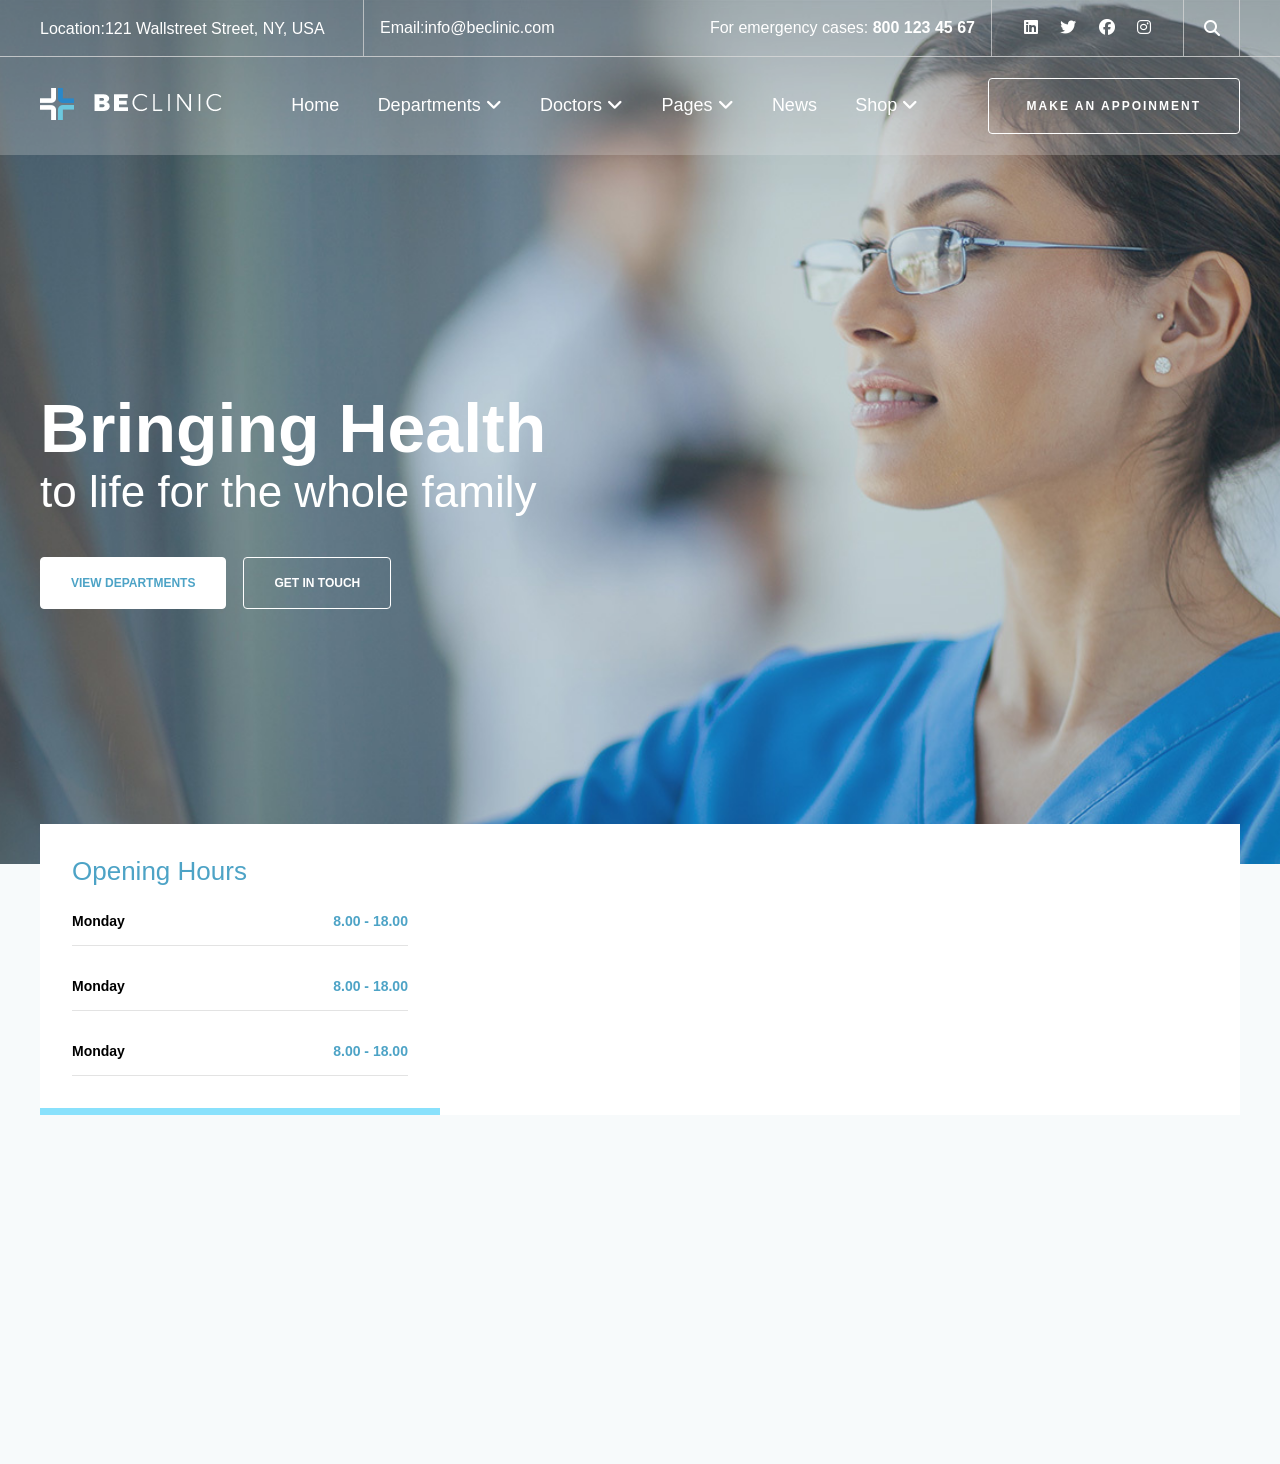
<file: CSS/BeClinic - BeClinic (2)/index.html>
<!DOCTYPE html>
<html lang="en">
<head>
    <!-- 
        Clone of (mk-2)
        https://demo.templatemonster.com/demo/58654.html?_gl=1*11mavfw*_ga*MTQ1NDgxMDM1MC4xNzA1MzA5MTMz*_ga_FTPYEGT5LY*MTcwNTM4ODEyMS4zLjEuMTcwNTM4ODE1Ni4yNS4wLjA
        Live demo -> BeClinic
     -->
    <meta charset="UTF-8">
    <meta name="viewport" content="width=device-width, initial-scale=1.0">
    <title> BeClinic - BeClinic (2) </title>

    <script src="https://cdnjs.cloudflare.com/ajax/libs/jquery/3.7.1/jquery.min.js" integrity="sha512-v2CJ7UaYy4JwqLDIrZUI/4hqeoQieOmAZNXBeQyjo21dadnwR+8ZaIJVT8EE2iyI61OV8e6M8PP2/4hpQINQ/g==" crossorigin="anonymous" referrerpolicy="no-referrer"></script>
    <link rel="stylesheet" href="https://cdnjs.cloudflare.com/ajax/libs/font-awesome/6.5.1/css/all.min.css" integrity="sha512-DTOQO9RWCH3ppGqcWaEA1BIZOC6xxalwEsw9c2QQeAIftl+Vegovlnee1c9QX4TctnWMn13TZye+giMm8e2LwA==" crossorigin="anonymous" referrerpolicy="no-referrer" />

    <style>
        * {
            margin: 0;
            padding: 0;
            box-sizing: border-box;
        }

        a {
            text-decoration: none;
            color: black;
            display: inline-block;
        }

        i {
            font-weight: 900;
        }

        li {
            list-style: none;
        }

        :root {
            --blue1: #89E1FC;
            --blue2: #4DA3C6;
            --blue3: #2A93C9;
            --blue4: #2D95CA;
            --grey-transparent: rgba(216, 216, 216, 0.718);
            --white-dusty: #F7FAFB;
        }

        body {
            font-size: 16px;
            
        }

        .container {
            width: 1200px;
            margin: 0 auto;
        }

        .flex {
            display: flex;
            justify-content: space-between;
            align-items: center;
        }

        .total{
            position: fixed;
            width: 100%;
            z-index: 10;
        }

        /* First section */
            
        .first {
            width: 100%;
            position:absolute;
            z-index: 4;
            background-color: rgba(231, 231, 231, 0.249);
            border-bottom: solid 1px var(--grey-transparent);
        }

        .first-main {
            height: 56px;
            position: relative;

            i, a {
                color: #fff;
                font-size: 16px;
            }

            a:hover, i:hover {
                color: var(--blue3);
            }
        }

        .first-main > div {
            height: 100%;
            border-right: solid 1px var(--grey-transparent);
            font-family: 'Lato', sans-serif;
            color: #fff;
            font-size: 16px;
            font-weight: 300;
        }

        .location {
            width: 27%;
            padding-top: 20px;
        }

        .contact {
            width: calc(57% - 56px);
            padding: 0 1rem;
        }

        .emergency {
            a {
                font-weight: 700;
            }
        }

        .social {
            width: 16%;
            padding: 0 2rem;
        }

        .search {
            width: 56px;
            text-align: center;
            padding-top: 20px;
        }

        /* Search space (pop out on search icon click) */
        .search-space {
            position: absolute;
            height: 56px;
            width: 50%;
            top: 56px;
            right: 0;
        }

        .search-space input {
            height: 100%;
            width: 100%;
            padding: 0.4rem;
            font-size: 1rem;
            border: none;
            outline: none;
        }

        /* Second section */

        .second {
            width: 100vw;
            position: absolute;
            z-index: 2;
            top: 56px;
            background-color: rgba(231, 231, 231, 0.249);
        }

        .second-main {
            height: 99px;
            font-family: 'Lato', sans-serif;
        }

        .second-main a, .second-main i {
            color: #fff;
            font-size: 18px;
        }

        .nav {
            font-weight: 400;
        }

        .nav li {
            float: left;
            margin: 0 1.2rem;
        }

        .appoinment {
            text-align: center;
            font-weight: 700;
        }

        .appoinment a {
            border: solid 1px #fff;
            border-radius: 4px;
            padding: 20px 38px;
            text-align: center;
            font-size: 12px;
            letter-spacing: 2px;
            white-space: nowrap;
        }

        .appoinment a:hover {
            background-color: var(--blue2);
            border: none;
        }

        .nav a {
            white-space: nowrap;
        }

        /* Third section */

        .third {
            background: url("./assests/bg.jpg")  no-repeat center/cover;
        }

        .third-main {
            height: 96vh;
            position: relative;
        }

        .info {
            position: absolute;
            top: 45%;
            color: #fff;
        }

        h1 {
            font-size: 68px;
            font-weight: 700;
            font-family: 'Montserrat', sans-serif;
        }

        .info h2 {
            font-size: 44px;
            font-weight: 300;
            font-family: 'Montserrat', sans-serif;
            margin-bottom: 40px;
        }

        .buttons a {
            text-align: center;
            font-size: 12px;
            font-family: 'Lato', sans-serif;
            font-weight: 700;
            border: solid 1px #fff;
            padding: 18px 30px;
            margin-right: 13px;
            border-radius: 4px;
        }

        .buttons a:first-child {
            background-color: #fff;
            color: var(--blue2);
        }

        .buttons a:first-child:hover {
            color: #fff;
            background-color: var(--blue2);
            border: none;
        }

        .buttons a:last-child {
            color: #fff;
        }

        .buttons a:last-child:hover {
            background-color: var(--blue2);
        }

        /* Fourth section */

        .fourth {
            background-color: var(--white-dusty);
        }

        .fourth-main {
            height: 600px;
            position: relative;
        }

        .time {
            width: 100%;
            position: absolute;
            top: -40px;
            background-color: #fff;
        }

        .time > div {
            width: 33.33%;
            padding: 2rem 2rem 0;
        }

        .time h3 {
            color: var(--blue2);
            margin-bottom: 1.6rem;
            font-family: 'Lato', sans-serif;
            font-size: 26px;
            font-weight: 400;
        }

        .opening {
            font-family: 'Lato', sans-serif;
            font-size: 14px;
            font-weight: 700;
            border-bottom: solid 7px var(--blue1);
        }

        .opening div {
            padding-bottom: 1rem;
            margin-bottom: 2rem;
            border-bottom: solid 1px var(--grey-transparent);
        }

        .opening .hour {
            color: var(--blue2);
        }


    </style>
    
</head>
<body>
    <!-- First section -->
    <section class="first">
        <div class="first-main container flex">
            <div class="location">
                Location:121 Wallstreet Street, NY, USA
            </div>

            <div class="contact flex">
                <div class="email">
                    Email:<a href="#"> info@beclinic.com</a>
                </div>
                <div class="emergency">
                    For emergency cases:
                    <a href="#"> 800 123 45 67 </a>
                </div>
            </div>

            <div class="social flex">
                <a href="#">
                    <i class="fa-brands fa-linkedin"></i>
                </a>
                <a href="#">
                    <i class="fa-brands fa-twitter"></i>
                </a>
                <a href="#">
                    <i class="fa-brands fa-facebook"></i>
                </a>
                <a href="#">
                    <i class="fa-brands fa-instagram"></i>
                </a>
            </div>

            <div class="search">
                <a href="#">
                    <i class="fa-solid fa-magnifying-glass"></i>
                </a>
            </div>

            <!-- Search sapce (pop out on search icon click) -->
            <div class="search-space">
                <input type="text" placeholder="Search ...">
            </div>
            <!-- / -->
        </div>
    </section>

    <!-- Second section -->

    <section class="second">
        <div class="second-main container flex">
            <div class="logo">
                <img src="./assests/logo.webp">
            </div>
            <div class="nav">
                <ul class="flex">
                    <li>
                        <a href="#">
                            Home
                        </a>
                    </li>

                    <li>
                        <a href="#">
                            Departments
                            <i class="fa-solid fa-angle-down"></i>
                        </a>
                    </li>

                    <li>
                        <a href="#">
                            Doctors
                            <i class="fa-solid fa-angle-down"></i>
                        </a>
                    </li>

                    <li>
                        <a href="#">
                            Pages
                            <i class="fa-solid fa-angle-down"></i>
                        </a>
                    </li>

                    <li>
                        <a href="#">
                            News
                        </a>
                    </li>

                    <li>
                        <a href="#">
                            Shop
                            <i class="fa-solid fa-angle-down"></i>
                        </a>
                    </li>
                </ul>
            </div>
            <div class="appoinment">
                <a href="#">
                    MAKE AN APPOINMENT
                </a>
            </div>
        </div>
    </section>

    <!-- Third section -->

    <section class="third">
        <div class="third-main container">
            <div class="info">
                <h1> Bringing Health </h1>
                <h2> to life for the whole family </h2>
                <div class="buttons">
                    <a href="#">
                        VIEW DEPARTMENTS
                    </a>
                    <a href="#">
                        GET IN TOUCH
                    </a>
                </div>
            </div>
        </div>
    </section>

    <!-- Fourth section -->

    <section class="fourth">
        <div class="fourth-main container">
            <div class="time flex">
                <div class="opening">
                    <h3> Opening Hours </h3>

                    <div class="flex">
                        <span class="day">
                            Monday
                        </span>
                        <span class="hour">
                            8.00 - 18.00
                        </span>
                    </div>

                    <div class="flex">
                        <span class="day">
                            Monday
                        </span>
                        <span class="hour">
                            8.00 - 18.00
                        </span>
                    </div>

                    <div class="flex">
                        <span class="day">
                            Monday
                        </span>
                        <span class="hour">
                            8.00 - 18.00
                        </span>
                    </div>
                </div>

                
            </div>
        </div>
    </section>
</body>

    <script src="./script.js"></script>

</html>
</file>
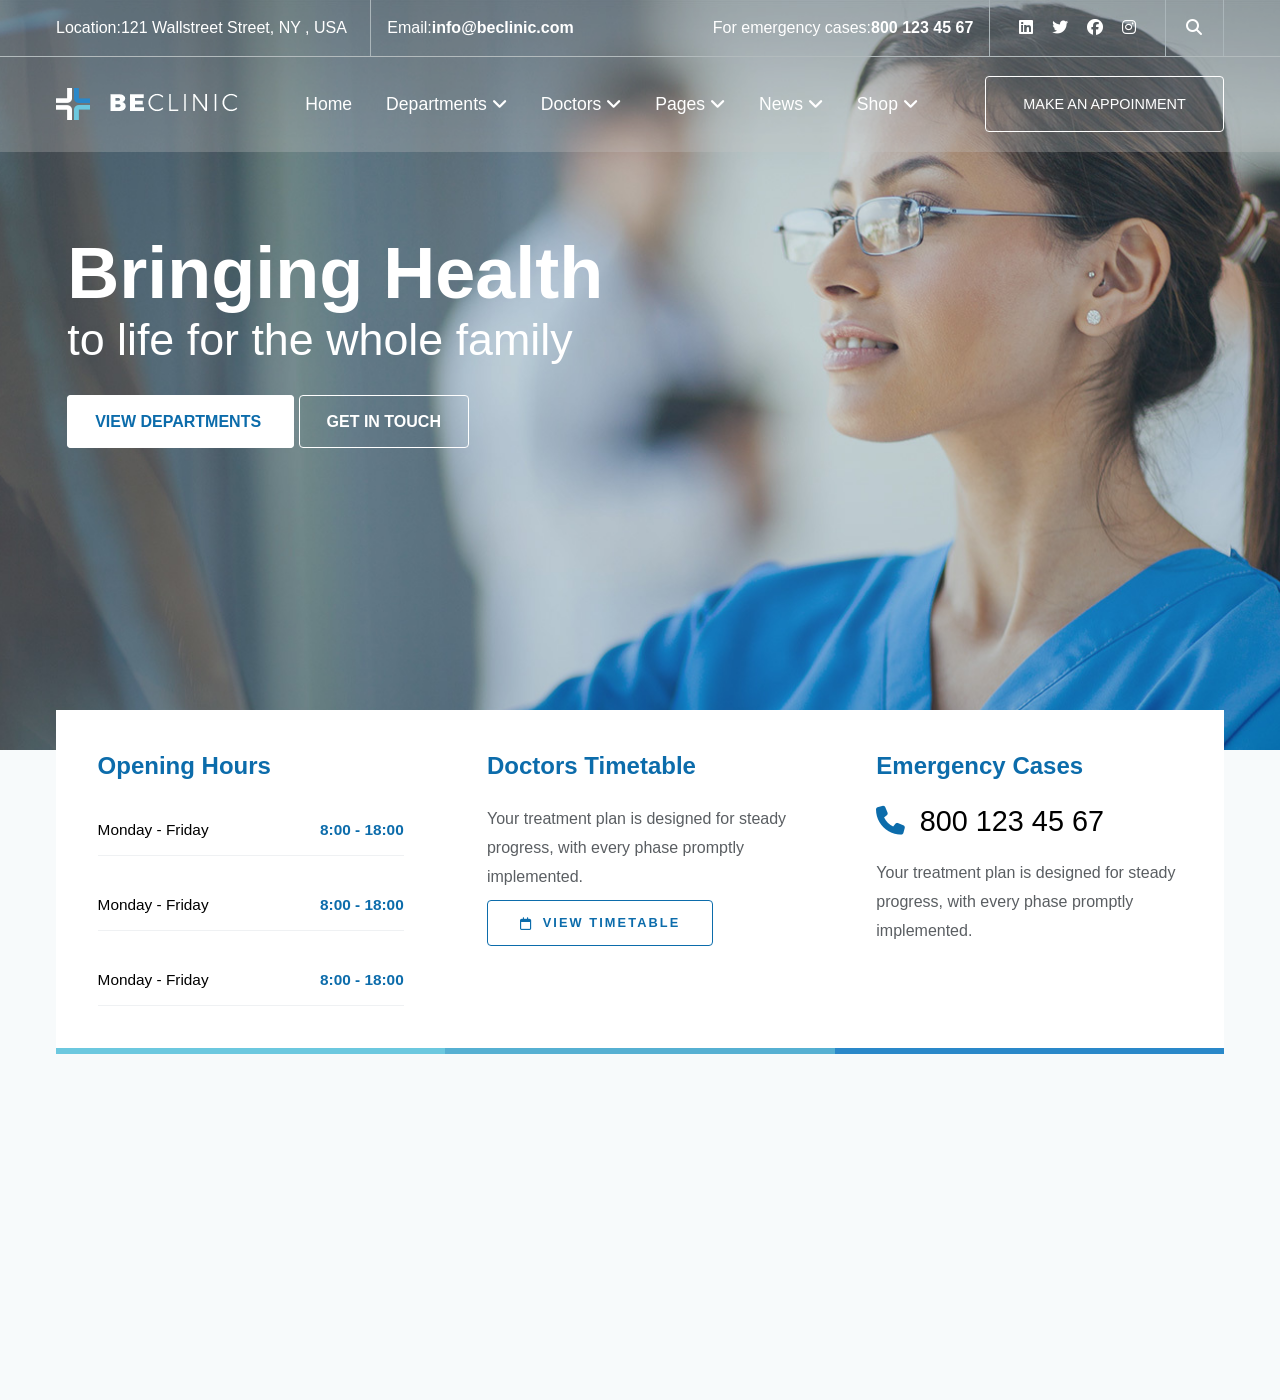
<file: CSS/BeClinic - BeClinic/index.html>
<!DOCTYPE html>
<html lang="en">
<head>
    <!-- 
        Clone of :
        https://demo.templatemonster.com/demo/58654.html?_gl=1*11mavfw*_ga*MTQ1NDgxMDM1MC4xNzA1MzA5MTMz*_ga_FTPYEGT5LY*MTcwNTM4ODEyMS4zLjEuMTcwNTM4ODE1Ni4yNS4wLjA
        -> Live Demo button of BeClinic-Clinic
    -->
    <meta charset="UTF-8">
    <meta name="viewport" content="width=device-width, initial-scale=1.0">
    <title> BeClinic - Clinic </title>
    <script src="https://cdnjs.cloudflare.com/ajax/libs/jquery/3.7.1/jquery.min.js" integrity="sha512-v2CJ7UaYy4JwqLDIrZUI/4hqeoQieOmAZNXBeQyjo21dadnwR+8ZaIJVT8EE2iyI61OV8e6M8PP2/4hpQINQ/g==" crossorigin="anonymous" referrerpolicy="no-referrer"></script>
    <link rel="stylesheet" href="https://cdnjs.cloudflare.com/ajax/libs/font-awesome/6.5.1/css/all.min.css">

    <style>
        /* Debug****************************** */
        body {
            /* background: url(./assests/bg.jpg) no-repeat center/cover; */
            background-color: grey;
        }

        .br {
            border: solid 1px red;
        }

        .bg {
            border: solid 1px green;
        }

        .bb {
            border: solid 1px blue;
        }

        /* *****************************Debug */


        @import url('https://fonts.googleapis.com/css2?family=Montserrat:wght@500&family=Roboto:wght@300;500&display=swap');

        :root {
            --blue: #0C6CAB;
            --grey: #5A5E62;
            --transparent-grey: rgba(198, 198, 198, 0.28);
        }

        * {
            margin: 0;
            padding: 0;
            box-sizing: border-box;
            font-family: 'Roboto-light', sans-serif;
        }

        li {
            list-style: none;
        }

        .flex {
            display: flex;
            justify-content: space-between;
            align-items: center;
        }

        a {
            text-decoration: none;
            color: black;
        }

        .container {
            width: 73rem;
            margin: 0 auto;
        }

        /* First section */

        .first {
            width: 100%;
            background-color: var(--transparent-grey);
            border-bottom: solid 1px #ABB6BA;
            position: absolute;
        }

        .first-main {
            height: 3.5rem;
            display: flex;
            justify-content: space-between;
            color: #fff;
        }

        .first a:hover {
            color: #0C6CAB;
        }

        .first i:hover {
            color: #0C6CAB;
        }
        
        .first-main > div {
            border-right: solid 1px #ABB6BA;
            height: 100%;
        }

        ul {
            width: 100%;
        }

        .location {
            width: 27%;
        }

        .contact {
            width: 53%;
            padding: 0 1rem;
        }

        .contact a {
            font-weight: 600;
            color: #fff;
        }

        .social {
            width: 15%;
            padding: 0 1.8rem;
        }

        .first-main i {
            color: #fff;
        }

        .search {
            width: 5%;
            display: flex;
            justify-content: center;
        }


        .social ul li {
            float: left;
        }

        /* Search input */
        .search-input {
            height: 4rem;
            width: 40rem;
            position: absolute;
            z-index: 9;
            top: 3.5rem;
            /* right: 0; */
            right: calc((100vw - 73rem)/2 - 0.6rem);
            background-color: #fff;
            padding: 0.6rem 0.4rem;
        }

        .search-input form {
            height: 100%;
            width: 100%;
        }

        .search-input input {
            height: 100%;
            width: 100%;
            font-size: 1rem;
            border: none;
        }

        /* Second section */

        .second {
            width: 100%;
            background-color: var(--transparent-grey);
            position: absolute;
            top: 3.5rem;
            z-index: 1;
        }

        .second-main {
            height: 6rem;
            display: flex;
            justify-content: space-between;
        }

        .nav {
            height: 100%;
            width: 100%;
            padding: 0 4.2rem;
        }

        .nav a {
            font-size: 1.1rem;
            font-weight: 500;
            color: #fff;
            display: inline-block;
            padding: 2.4rem 0;
        }

        .nav li:hover a {
            color: #89E0FB;
        }

        .nav i {
            color: #fff;
        }

        .nav li:hover i {
            color: #89E0FB;
        }

        .appoinment {
            padding: 1.1rem;
            width: 23.6rem;
            border: solid 1px #fff;
            border-radius: 4px;
            text-align: center;
        }

        .appoinment a {
            color: #fff;
            font-size: 0.9rem;
        }

        .appoinment:hover {
            background-color: #89E0FB;
            transition: ease-in 0.2s;
        }

        .second-main li {
            float: left;
        }

        /* Menu of anchor tags */
        .department-menu {
            width: 73rem;
            position: absolute;
            top: 6rem;
            background-color: #EFF1F3;
            padding: 2rem 3rem;
        }

        .department-menu-lower {
            margin: 2rem 0 3rem;
        }

        .department-menu div div  {
            text-align: center;
            height: 12rem;
            width: 9.6rem;
        }

        .department-menu div div:hover {
            background-color: #fff;
            box-shadow: 1px 1px 10px 8px #dddddd;
            transition: ease-in 0.3s;
        }

        .department-menu div div img {
            margin: 2rem 0 1rem;
        }

        .department-menu div div p {
            font-size: 1.2rem;
            font-weight: 600;
        }


        /* Third section */

        .third {
            background: url(./assests/bg.jpg) no-repeat center/cover;
        }

        .third-main {
            height: 750px;
            position: relative;
            color: #fff;
        }

        .info {
            position: absolute;
            top: 14.5rem;
            left: 0.7rem;
        }

        .third-main h1 {
            font-size: 4.5rem;
            font-weight: 600;
            font-family: 'Montserrat', sans-serif;
        }

        .third-main p {
            font-size: 2.8rem;
            margin-bottom: 3rem;
        }

        .third-main a {
            border: solid 1px #fff;
            text-decoration: none;
            color: #fff;
            font-weight: 600;
            padding: 17px 27px;
            margin-right: 5px;
            border-radius: 4px;
        }

        .third-main a:hover {
            background-color: #0C6CAB;
            border-color: #0C6CAB;
        }

        .third-main a:first-child {
            background-color: #fff;
            color: #0C6CAB;
        }

        .third-main a:first-child:hover {
            background-color: #0C6CAB;
            color: #fff;
        }

        /* Fourth section */

        .fourth {
            background-color: #F7FAFB;
        }

        .fourth-main {
            height: 650px;
            position: relative;          
        }

        /*  Time banner */

        .time {
            background-color: #fff;
            width: 100%;
            position: absolute;
            top: -40px;
        }

        .time > div {
            height: 21.5rem;
            width: 33.33%;
            padding: 2.6rem;
        }
        .time h2 {
            color: var(--blue);
            margin-bottom: 1.6rem;
        }


        /* Time - Opening Times */
        .time-opening {
            border-bottom: solid 6px #6CC8DF;
        }

        .time-opening ul li {
            padding: 1rem 0;
            margin-bottom: 1.5rem;
            /* border: solid 1px red; */
            border-bottom: solid 1px #EFF1F3;
            display: flex;
            justify-content: space-between;
        }

        .weekdays {
            font-size: 0.96rem;
        }

        .hours {
            font-size: 0.96rem;
            color: var(--blue);
            font-weight: 600;
        }

        /* Time - Doctors appoinment */
        .time-doctors {
            border-bottom: solid 6px #56B0D2;
        }

        .time-doctors p {
            line-height: 1.8rem;
            margin: 20px 0 22px;
            color: var(--grey);
        }

        .time-doctors a {
            color: var(--blue);
            font-size: 0.8rem;
            font-weight: 600;
            padding: 0.9rem 2rem;
            letter-spacing: 0.13rem;
            border: solid 1px var(--blue);
            border-radius: 4px;
        }

        .time-doctors a i {
            margin-right: 4px;
        }

        .time-doctors a:hover {
            background-color: var(--blue);
            color: #fff;
            transition: ease-in 0.2s;
        }

        /* Time - Emergency cases */
        .time-emergency {
            border-bottom: solid 6px #2A88C9;
        }

        .time-emergency a:hover {
            color: var(--blue);
        }

        .time-emergency i {
            color: var(--blue);
            font-size: 1.8rem;
            margin-right: 10px;
        }

        .time-emergency span {
            font-size: 1.8rem;
        }

        .time-emergency p {
            margin-top: 1.3rem;
            line-height: 1.8rem;
            color: var(--grey); 
        }

    </style>

</head>
<body>
    <!-- First section -->

    <div class="first">
        <div class="first-main container flex">
            <div class="location flex">
                <p> Location:121 Wallstreet Street, NY , USA </p>
            </div>
            <div class="contact flex">
                <div class="email flex">
                    <p> Email: </p>
                    <a href="#"> info@beclinic.com </a>
                </div>
                <div class="emergency flex">
                    <p> For emergency cases: </p>
                    <a href="#"> 800 123 45 67 </a>
                </div>
            </div>
            <div class="social flex">
                <ul class="flex">
                    <li> <a href="#"> <i class="fa-brands fa-linkedin"></i> </a> </li>
                    <li> <a href="#"> <i class="fa-brands fa-twitter"></i> </a> </li>
                    <li> <a href="#"> <i class="fa-brands fa-facebook"></i> </a> </li>
                    <li> <a href="#"> <i class="fa-brands fa-instagram"></i> </a> </li>
                </ul>
            </div>
            <div class="search flex">
                <a href="#"> <i class="fa-solid fa-magnifying-glass"></i> </a>
            </div>

            <!-- Search input -->
            <!-- <div class="search-input">
                <form action="">
                    <input type="text" placeholder="Search ...">
                </form>
            </div> -->
            <!-- /Search input -->

        </div>
    </div>

    <!-- Second section -->

    <div class="second">
        <div class="second-main container flex">

            <div class="logo flex">
                <img src="./assests/logo.webp">
            </div>
            <div class="nav">
                <ul class="flex">
                    <li>
                        <a href="#"> Home </a>
                    </li>
                    <li>
                        <a href="#" id="department"> 
                            Departments 
                            <i class="fa-solid fa-angle-down"></i>
                        </a>
                    </li>
                    <li>
                        <a href="#"> 
                            Doctors 
                            <i class="fa-solid fa-angle-down"></i>
                        </a>
                    </li>
                    <li>
                        <a href="#"> 
                            Pages 
                            <i class="fa-solid fa-angle-down"></i>
                        </a>
                    </li>
                    <li>
                        <a href="#"> 
                            News 
                            <i class="fa-solid fa-angle-down"></i>
                        </a>
                    </li>
                    <li>
                        <a href="#"> 
                            Shop 
                            <i class="fa-solid fa-angle-down"></i>
                        </a>
                    </li>
                </ul>
            </div>
            <div class="appoinment">
                <a href="#"> MAKE AN APPOINMENT </a>
            </div>

            <!-- Menu of anchor tags -->
            <div class="department-menu">
                <div class="department-menu-upper flex">
                    <div>
                        <img src="./assests/dept1.webp">
                        <p> Nephrology </p>
                    </div>
                    <div>
                        <img src="./assests/dept2.webp">
                        <p> Cardiology </p>
                    </div>
                    <div>
                        <img src="./assests/dept3.webp">
                        <p> Palmonary </p>
                    </div>
                    <div>
                        <img src="./assests/dept4.webp">
                        <p> Palmonary </p>
                    </div>
                    <div>
                        <img src="./assests/dept5.webp">
                        <p> Palmonary </p>
                    </div>
                    <div>
                        <img src="./assests/dept6.webp">
                        <p> Births </p>
                    </div>
                </div>
                <div class="department-menu-lower flex">
                    <div>
                        <img src="./assests/dept1.webp">
                        <p> Nephrology </p>
                    </div>
                    <div>
                        <img src="./assests/dept2.webp">
                        <p> Cardiology </p>
                    </div>
                    <div>
                        <img src="./assests/dept3.webp">
                        <p> Palmonary </p>
                    </div>
                    <div>
                        <img src="./assests/dept4.webp">
                        <p> Palmonary </p>
                    </div>
                    <div>
                        <img src="./assests/dept5.webp">
                        <p> Palmonary </p>
                    </div>
                    <div>
                        <img src="./assests/dept6.webp">
                        <p> Births </p>
                    </div>
                </div>
            </div>

        </div>
    </div>

    <!-- Third section -->

    <div class="third">
        <div class="third-main container">
            <div class="info">
                <h1> Bringing Health </h1>
                <p> to life for the whole family </p>
                <div class="link">
                    <a href="#"> VIEW DEPARTMENTS </a>
                    <a href="#"> GET IN TOUCH </a>
                </div>
            </div>
        </div>
    </div>

    <!-- Fourth section -->

    <div class="fourth">
        <div class="fourth-main container">
            <div class="time flex">

                <div class="time-opening">
                    <h2> Opening Hours </h2>
                    <div class="times">
                        <ul>
                            <li>
                                <div class="weekdays">
                                    Monday - Friday
                                </div>
                                <div class="hours">
                                    8:00 - 18:00
                                </div>
                            </li>
                            <li>
                                <div class="weekdays">
                                    Monday - Friday
                                </div>
                                <div class="hours">
                                    8:00 - 18:00
                                </div>
                            </li>
                            <li>
                                <div class="weekdays">
                                    Monday - Friday
                                </div>
                                <div class="hours">
                                    8:00 - 18:00
                                </div>
                            </li>
                        </ul>
                    </div>
                </div>

                <div class="time-doctors">
                    <h2> Doctors Timetable </h2>
                    <p>
                        Your treatment plan is designed for steady progress, with every phase promptly implemented.
                    </p>
                    <a href="#">
                        <i class="fa-regular fa-calendar"></i>
                        VIEW TIMETABLE
                    </a>
                </div>

                <div class="time-emergency">
                    <h2> Emergency Cases </h2>
                    <a href="#">
                        <i class="fa-solid fa-phone"></i>
                        <span> 800 123 45 67 </span>
                    </a>
                    <p>
                        Your treatment plan is designed for steady progress, with every phase promptly implemented.
                    </p>
                </div>

            </div>
        </div>
    </div>

</body>

    <script src="./script.js"></script>

</html>
</file>
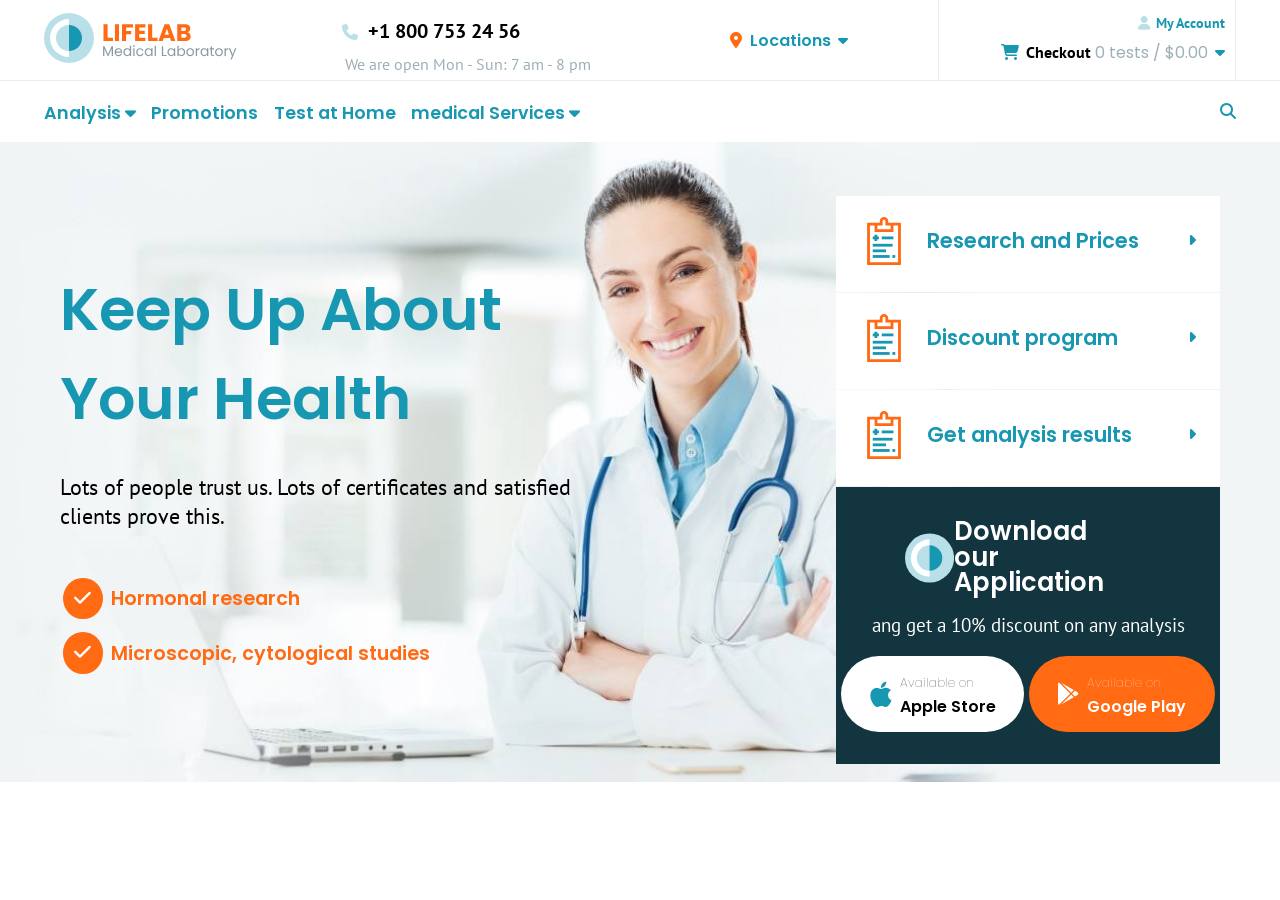
<file: CSS/BeClinic - Life Lab - Laboratory/index.html>
<!DOCTYPE html>
<html lang="en">
<head>
    <!-- 
        Clone of :
        https://demo.templatemonster.com/demo/58654.html?_gl=1*11mavfw*_ga*MTQ1NDgxMDM1MC4xNzA1MzA5MTMz*_ga_FTPYEGT5LY*MTcwNTM4ODEyMS4zLjEuMTcwNTM4ODE1Ni4yNS4wLjA
        -> Live Demo button of BeClinic - Life Lab - Laboratory
    -->

    <meta charset="UTF-8">
    <meta name="viewport" content="width=device-width, initial-scale=1.0">
    <title> BeClinic - Life Lab </title>

    <script src="https://cdnjs.cloudflare.com/ajax/libs/jquery/3.7.1/jquery.min.js" integrity="sha512-v2CJ7UaYy4JwqLDIrZUI/4hqeoQieOmAZNXBeQyjo21dadnwR+8ZaIJVT8EE2iyI61OV8e6M8PP2/4hpQINQ/g==" crossorigin="anonymous" referrerpolicy="no-referrer"></script>
    <link rel="stylesheet" href="https://cdnjs.cloudflare.com/ajax/libs/font-awesome/6.5.1/css/all.min.css">
    <style>
        @import url('https://fonts.googleapis.com/css2?family=PT+Sans&family=Poppins:wght@400;600;700&display=swap');
        
        * {
            margin: 0;
            padding: 0;
            box-sizing: border-box;

            font-family: 'Poppins', sans-serif;
        }

        p {
            font-family: 'PT Sans', sans-serif;
        }

        a {
            text-decoration: none;
            color: black;
        }

        li {
            list-style: none;
        }

        .container {
            width: 74.5rem;
            margin: auto;
        }

        .flex {
            display: flex;
            justify-content: space-between;
            align-items: center;
        }

        :root {
            --orange: #FF6A13;
            --blue: #1797B1;
            --grey: #9BB0B7;
            --light-grey: #ebebeb;
            --light-blue: #B9E0E8;
            --dark-blue: #13353F;
        }

        /* First */

        .first {
            border-bottom: solid 1px var(--light-grey);
        }

        .first-main {
            height: 5rem;
        }

        .first-main > div {
            width: 25%;
        }

        .logo {
            padding-top: 0.2rem;
        }

        .call {
            /* flex-direction: column; */
            text-align: left;
        }

        .call a {
            font-size: 20px;
            font-weight: 700;
            display: inline-block;
            margin: 0.8rem 0 0.4rem;
        }

        .call p {
            display: inline;
        }

        .call a i {
            color: var(--light-blue);
            font-size: 1rem;
            margin-right: 0.2rem;
        }

        .call a:hover p {
            color: var(--orange);
        }

        .call > p {
            font-weight: 100;
            color: var(--grey);
        }

        .location a {
            width: 100%;
            text-align: center;
            font-style: 14px;
            font-weight: 600;
            color: var(--blue);
        }

        .location i:first-child {
            color: var(--orange);
            margin-right: 0.2rem;
        }

        .location i:last-child {
            color: var(--blue);
            margin-left: 0.2rem;
        }

        .profile {
            text-align: right;
            padding: 0.8rem 0.6rem 0 0;
            border-left: solid 1px var(--light-grey);
            border-right: solid 1px var(--light-grey);
            height: 100%;
        }

        .profile p {
            display: inline;
        }

        .profile i, p {
            margin-left: 0.2rem;
        }

        .account {
            font-size: 14px;
            font-weight: 600;
            margin-bottom: 0.4rem;
        }

        .account p {
            color: var(--blue);
            font-weight: bold;
        }

        .account i {
            color: var(--light-blue);
            /* border-radius: 50%; */
        }

        .account:hover p {
            color: var(--orange);
        }

        .cart {
            font-size: 16px;
            font-weight: 600;
        }

        .cart i {
            color: var(--blue);
        }

        .cart span {
            font-weight: 400;
            color: var(--grey);
        }

        .cart:hover p {
            color: var(--orange);
        }

        /* Second */

        .second-main {
            height: 3.8rem;
            position: relative;
        }
        
        .nav {
            width: 45%;
            height: 100%;
            padding: 0.8rem 0;

            a {
                display: inline-block;
                padding: 0.4rem 0 0;
            }
        }

        .second-main .nav a {
            color: var(--blue);
            font-size: 1.1rem;
            font-weight: 600;
            height: 100%;
        }

        .search a {
            display: inline-block;
            padding: 1.4rem 0;
            color: var(--blue);
        }

        /* Nav Links' menu (pop up on hover) */
        .nav-link-menu {
            width: 16rem;
            background-color: #fff;
            padding: 0.6rem 2.4rem;
            position: absolute;
            top: 3.8rem;
            left: 0;

            li {
                margin: 0 0 1rem;
            }
            
            a {
                display: inline;
            }

            span {
                font-family: 'PT Sans', sans-serif;
                font-size: 16px;
                font-weight: 400;
                color: var(--grey);
            }

            i {
                color: var(--blue);
                font-size: 0.8rem;
            }

            a:hover span {
                color: var(--blue);
            }
        }

        /* Search input */
        .search-input {
            height: 3.8rem;
            position: absolute;
            background-color: #fff;
            top: 0;
            left: 0;

            input {
                height: 100%;
                width: calc(100% - 1.6rem);
                font-size: 1.45rem;
                font-weight: 600;
                color: black ;
                border: none;
                outline: none;
            }

            i {
                color: var(--grey);
                font-size: 1.6rem;
                margin: 1rem 0;
                float: right;
            }
        }
        /* /Search input */


        /* Third */

        /* left */
        .third {
            background: url("./assests/bg.jpg") no-repeat center/cover;
        }

        .third-main {
            height: 40rem;
            padding: 3.4rem 1rem 0;
            display: flex;
            justify-content: space-between;
        }

        .left {
            width: 45%;
        }

        h1 {
            margin-top: 4.3rem;
            font-size: 3.7rem;
            font-weight: 600;
            color: var(--blue);
        }

        .third-main .left p {
            font-size: 1.4rem;
            font-weight: normal;
            color: black;
            margin: 1.8rem 0 2.6rem;
        } 

        .third-main .left i {
            background-color: var(--orange);
            padding: 0.7rem;
            border-radius: 50%;
            color: #fff;
            font-weight: 600;
            margin: 0.4rem 0.2rem;
        }

        .third-main .left {
            font-size: 1.2rem;
            font-weight: 600;
            color: var(--orange);
        }

        /* right */
        .right {
            width: 24rem;
        }

        .link {
            height: 6rem;
            padding: 1.3rem 1.5rem;
            background-color: #fff;
            margin-bottom: 1px;
            color: var(--blue);
        }

        .link-info {
            color: var(--blue);
            font-size: 1.3rem;
            font-weight: 600;
        }

        .link-info svg {
            margin-right: 1.2rem;
        }

        .link-rightarrow {
            color: var(--blue);
        }

        .link:hover {
            background-color: var(--light-blue);
        }

        .download {
            background-color: var(--dark-blue);
            text-align: center;
        }


        .download-title {
            padding: 2rem 4.3rem 0;
            font-size: 1.6rem;
            font-weight: 600;
            color: #fff;
            line-height: 1.6rem;
            text-align: left;
        }

        .download p {
            color: #fff;
            font-size: 1.2rem;
            margin: 1rem 0 1.2rem;
        }

        .download-link {
            padding: 0 0.3rem 2rem;
        }

        .download-link a {
            background-color: #fff;
            padding: 0.8rem 1.8rem;
            border-radius: 40px;
            white-space: nowrap;
            text-align: left;
        }

        .download-link i {
            /* font-size: 1.8rem; */
            /* color: black; */
            margin-right: 0.5rem;
        }


        
        .download-link a:nth-child(1) {
            font-weight: 600;

            i {
                font-size: 1.8rem;
                color: var(--blue);
            }

            span.light-text {
                font-size: 0.8rem;
                font-weight: 100;
                opacity: 0.8;
            }
        }

        .download-link a:nth-child(1):hover {
            background-color: var(--blue);
            color: #fff;

            i {
                color: #fff;
            }
        }

        .download-link a:nth-child(2) {
            background-color: var(--orange);
            color: #fff;
            font-weight: 600;

            i {
                font-size: 1.4rem;
                color: #fff;
            }

            span.light-text {
                font-size: 0.8rem;
                font-weight: 100;
                opacity: 0.8;
            }
        }

        .download-link a:nth-child(2):hover {
            background-color: #fff;
            color: var(--orange);

            i {
                color: var(--orange);
            }
        }

    </style>
</head>
<body>
    <!-- First -->
    <section class="first">
        <div class="first-main container flex">

            <div class="logo">
                <img src="./assests/logo.svg">
            </div>
            <div class="call">
                <a href="#">
                    <i class="fa-solid fa-phone"></i>
                    <p> +1 800 753 24 56 </p>
                </a>
                <br>
                <p> We are open Mon - Sun: 7 am - 8 pm </p>
            </div>
            <div class="location flex">
                <a href="#">
                    <i class="fa-solid fa-location-dot"></i>
                     Locations
                    <i class="fa-solid fa-caret-down"></i>
                </a>
            </div>
            <div class="profile">
                <div class="account">
                    <a href="#">
                        <i class="fa-solid fa-user"></i>
                        <p> My Account </p>
                    </a>
                </div>
                <div class="cart">
                    <a href="#">
                        <i class="fa-solid fa-cart-shopping"></i>
                        <p> Checkout <span> 0 tests / $0.00 </span> </p>
                        <i class="fa-solid fa-caret-down"></i>
                    </a>
                </div>
            </div>
        </div>
    </section>

    <!-- Second -->

    <section class="second">
        <div class="second-main container flex">
            <div class="nav">
                <ul class="flex">
                    <li>
                        <a href="#" id="analysis">
                            Analysis <i class="fa-solid fa-caret-down"></i>

                            <div class="nav-link-menu analysis-menu">
                                <ul>
                                    <li> <a href="#" class="flex"> <span> Biochemical studies </span> <span> <i class="fa-solid fa-caret-right"></i> </span> </a> </li>
                                    <li> <a href="#" class="flex"> <span> Biochemical studies </span> </a> </li>
                                    <li> <a href="#" class="flex"> <span> Biochemical studies </span> </a> </li>
                                    <li> <a href="#" class="flex"> <span> Biochemical studies </span> <span> <i class="fa-solid fa-caret-right"></i> </span> </a> </li>
                                    <li> <a href="#" class="flex"> <span> Biochemical studies </span> </a> </li>
                                </ul>
                            </div>
                        </a>
                    </li>
                    <li>
                        <a href="#">
                            Promotions
                        </a>
                    </li>
                    <li>
                        <a href="#">
                            Test at Home
                        </a>
                    </li>
                    <li>
                        <a href="#">
                            medical Services <i class="fa-solid fa-caret-down"></i>
                        </a>
                    </li>
                </ul>
            </div>
            <div class="search">
                <a href="#">
                    <i class="fa-solid fa-magnifying-glass"></i> 
                </a>
            </div>

            <!-- Search input -->
            <div class="search-input container">
                <input type="text" placeholder="Search tests ...">
                <span> <i class="fa-solid fa-xmark"></i> </span>
            </div>

        </div>
    </section>

    <!-- Third -->

    <section class="third">
        <div class="third-main container">
            <div class="left">
                <h1> Keep Up About Your Health </h1>
                <p> Lots of people trust us. Lots of certificates and satisfied clients prove this. </p>
                <i class="fa-solid fa-check"></i> Hormonal research
                <br>
                <i class="fa-solid fa-check"></i> Microscopic, cytological studies
            </div>
            <div class="right">
                <div class="links">

                    <div class="link">
                        <a href="#" class="flex">
                            <div class="link-info flex">
                                <svg xmlns="http://www.w3.org/2000/svg" width="48" height="48" viewBox="0 0 48 48" fill="#FF6A13"><path d="M28.2209 5.625V4.21875C28.2209 1.89253 26.3284 0 24.0022 0C21.6759 0 19.7834 1.89253 19.7834 4.21875V5.625H7.125V48H40.8794V5.625H28.2209ZM22.5959 4.21875C22.5959 3.44334 23.2268 2.8125 24.0022 2.8125C24.7776 2.8125 25.4084 3.44334 25.4084 4.21875V8.4375H30.5989V12.1875H17.4054V8.4375H22.5959V4.21875ZM38.0668 45.1875H9.9375V8.4375H14.5929V15H33.4114V8.4375H38.0668V45.1875Z"></path><path d="M14.4375 24H17.25V22.3125H18.9375V19.5H17.25V17.8125H14.4375V19.5H12.75V22.3125H14.4375V24Z" fill="#1797B1"></path><path d="M21.75 19.5H33.4121V22.3125H21.75V19.5Z" fill="#1797B1"></path><path d="M12.75 26.8125H32.581V29.625H12.75V26.8125Z" fill="#1797B1"></path><path d="M12.75 32.4375H25.9951V35.25H12.75V32.4375Z" fill="#1797B1"></path><path d="M12.75 38.0625H29.6279V40.875H12.75V38.0625Z" fill="#1797B1"></path><path d="M32.4375 38.0625H35.25V40.875H32.4375V38.0625Z" fill="#1797B1"></path></svg>
                                Research and Prices
                            </div>
                            <div class="link-rightarrow">
                                <i class="fa-solid fa-caret-right"></i>
                            </div>
                        </a>
                    </div>

                    <div class="link">
                        <a href="#" class="flex">
                            <div class="link-info flex">
                                <svg xmlns="http://www.w3.org/2000/svg" width="48" height="48" viewBox="0 0 48 48" fill="#FF6A13"><path d="M28.2209 5.625V4.21875C28.2209 1.89253 26.3284 0 24.0022 0C21.6759 0 19.7834 1.89253 19.7834 4.21875V5.625H7.125V48H40.8794V5.625H28.2209ZM22.5959 4.21875C22.5959 3.44334 23.2268 2.8125 24.0022 2.8125C24.7776 2.8125 25.4084 3.44334 25.4084 4.21875V8.4375H30.5989V12.1875H17.4054V8.4375H22.5959V4.21875ZM38.0668 45.1875H9.9375V8.4375H14.5929V15H33.4114V8.4375H38.0668V45.1875Z"></path><path d="M14.4375 24H17.25V22.3125H18.9375V19.5H17.25V17.8125H14.4375V19.5H12.75V22.3125H14.4375V24Z" fill="#1797B1"></path><path d="M21.75 19.5H33.4121V22.3125H21.75V19.5Z" fill="#1797B1"></path><path d="M12.75 26.8125H32.581V29.625H12.75V26.8125Z" fill="#1797B1"></path><path d="M12.75 32.4375H25.9951V35.25H12.75V32.4375Z" fill="#1797B1"></path><path d="M12.75 38.0625H29.6279V40.875H12.75V38.0625Z" fill="#1797B1"></path><path d="M32.4375 38.0625H35.25V40.875H32.4375V38.0625Z" fill="#1797B1"></path></svg>
                                Discount program
                            </div>
                            <div class="link-rightarrow">
                                <i class="fa-solid fa-caret-right"></i>
                            </div>
                        </a>
                    </div>

                    <div class="link">
                        <a href="#" class="flex">
                            <div class="link-info flex">
                                <svg xmlns="http://www.w3.org/2000/svg" width="48" height="48" viewBox="0 0 48 48" fill="#FF6A13"><path d="M28.2209 5.625V4.21875C28.2209 1.89253 26.3284 0 24.0022 0C21.6759 0 19.7834 1.89253 19.7834 4.21875V5.625H7.125V48H40.8794V5.625H28.2209ZM22.5959 4.21875C22.5959 3.44334 23.2268 2.8125 24.0022 2.8125C24.7776 2.8125 25.4084 3.44334 25.4084 4.21875V8.4375H30.5989V12.1875H17.4054V8.4375H22.5959V4.21875ZM38.0668 45.1875H9.9375V8.4375H14.5929V15H33.4114V8.4375H38.0668V45.1875Z"></path><path d="M14.4375 24H17.25V22.3125H18.9375V19.5H17.25V17.8125H14.4375V19.5H12.75V22.3125H14.4375V24Z" fill="#1797B1"></path><path d="M21.75 19.5H33.4121V22.3125H21.75V19.5Z" fill="#1797B1"></path><path d="M12.75 26.8125H32.581V29.625H12.75V26.8125Z" fill="#1797B1"></path><path d="M12.75 32.4375H25.9951V35.25H12.75V32.4375Z" fill="#1797B1"></path><path d="M12.75 38.0625H29.6279V40.875H12.75V38.0625Z" fill="#1797B1"></path><path d="M32.4375 38.0625H35.25V40.875H32.4375V38.0625Z" fill="#1797B1"></path></svg>
                                Get analysis results
                            </div>
                            <div class="link-rightarrow">
                                <i class="fa-solid fa-caret-right"></i>
                            </div>
                        </a>
                    </div>

                </div>

                <div class="download">
                    <div class="download-title flex">
                        <svg xmlns="http://www.w3.org/2000/svg" width="50" height="50" viewBox="0 0 50 50" fill="none"><circle cx="25" cy="25" r="25" fill="#B9E0E8"></circle><path d="M25 6C19.9609 6 15.1282 8.00178 11.565 11.565C8.00178 15.1282 6 19.9609 6 25C6 30.0391 8.00178 34.8718 11.565 38.435C15.1282 41.9982 19.9609 44 25 44L25 25L25 6Z" fill="white"></path><circle cx="25" cy="25" r="13" fill="#B9E0E8"></circle><path d="M25 38C26.7072 38 28.3977 37.6637 29.9749 37.0104C31.5521 36.3571 32.9852 35.3995 34.1924 34.1924C35.3995 32.9852 36.3571 31.5521 37.0104 29.9749C37.6637 28.3977 38 26.7072 38 25C38 23.2928 37.6637 21.6023 37.0104 20.0251C36.3571 18.4479 35.3995 17.0148 34.1924 15.8076C32.9852 14.6004 31.5521 13.6429 29.9749 12.9896C28.3977 12.3363 26.7072 12 25 12L25 38Z" fill="#1797B1"></path></svg>
                        <span> Download <br> our Application </span>
                    </div>
                    <p> ang get a 10% discount on any analysis </p>
                    <div class="download-link flex">
                        <a href="#" class="flex">
                            <i class="fa-brands fa-apple"></i>
                            <span> <span class="light-text"> Available on </span> <br> Apple Store </span>
                        </a>
                        <a href="#" class="flex">
                            <i class="fa-brands fa-google-play"></i>
                            <span> <span class="light-text"> Available on </span> <br> Google Play </span>
                        </a>
                    </div>
                </div>
            </div>
        </div>
    </section>
</body>

    <script src="./script.js"></script>

</html>
</file>
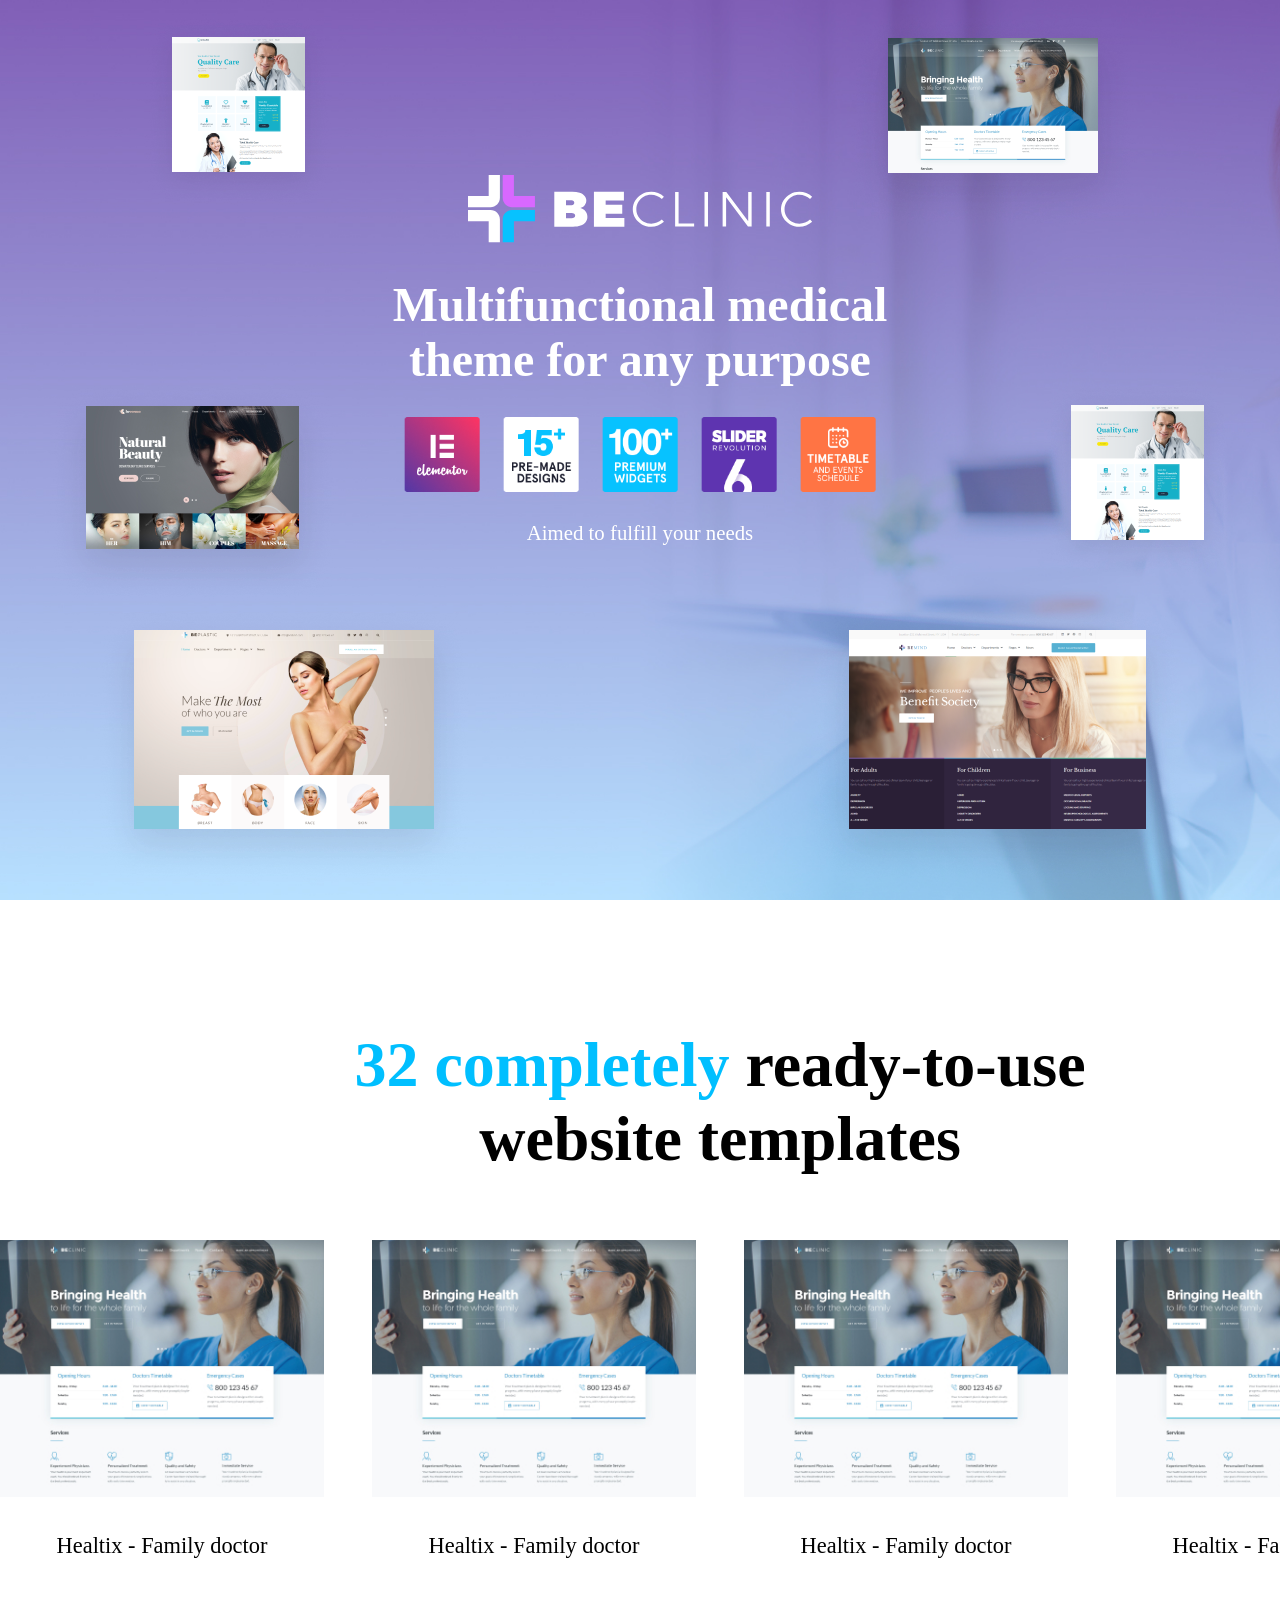
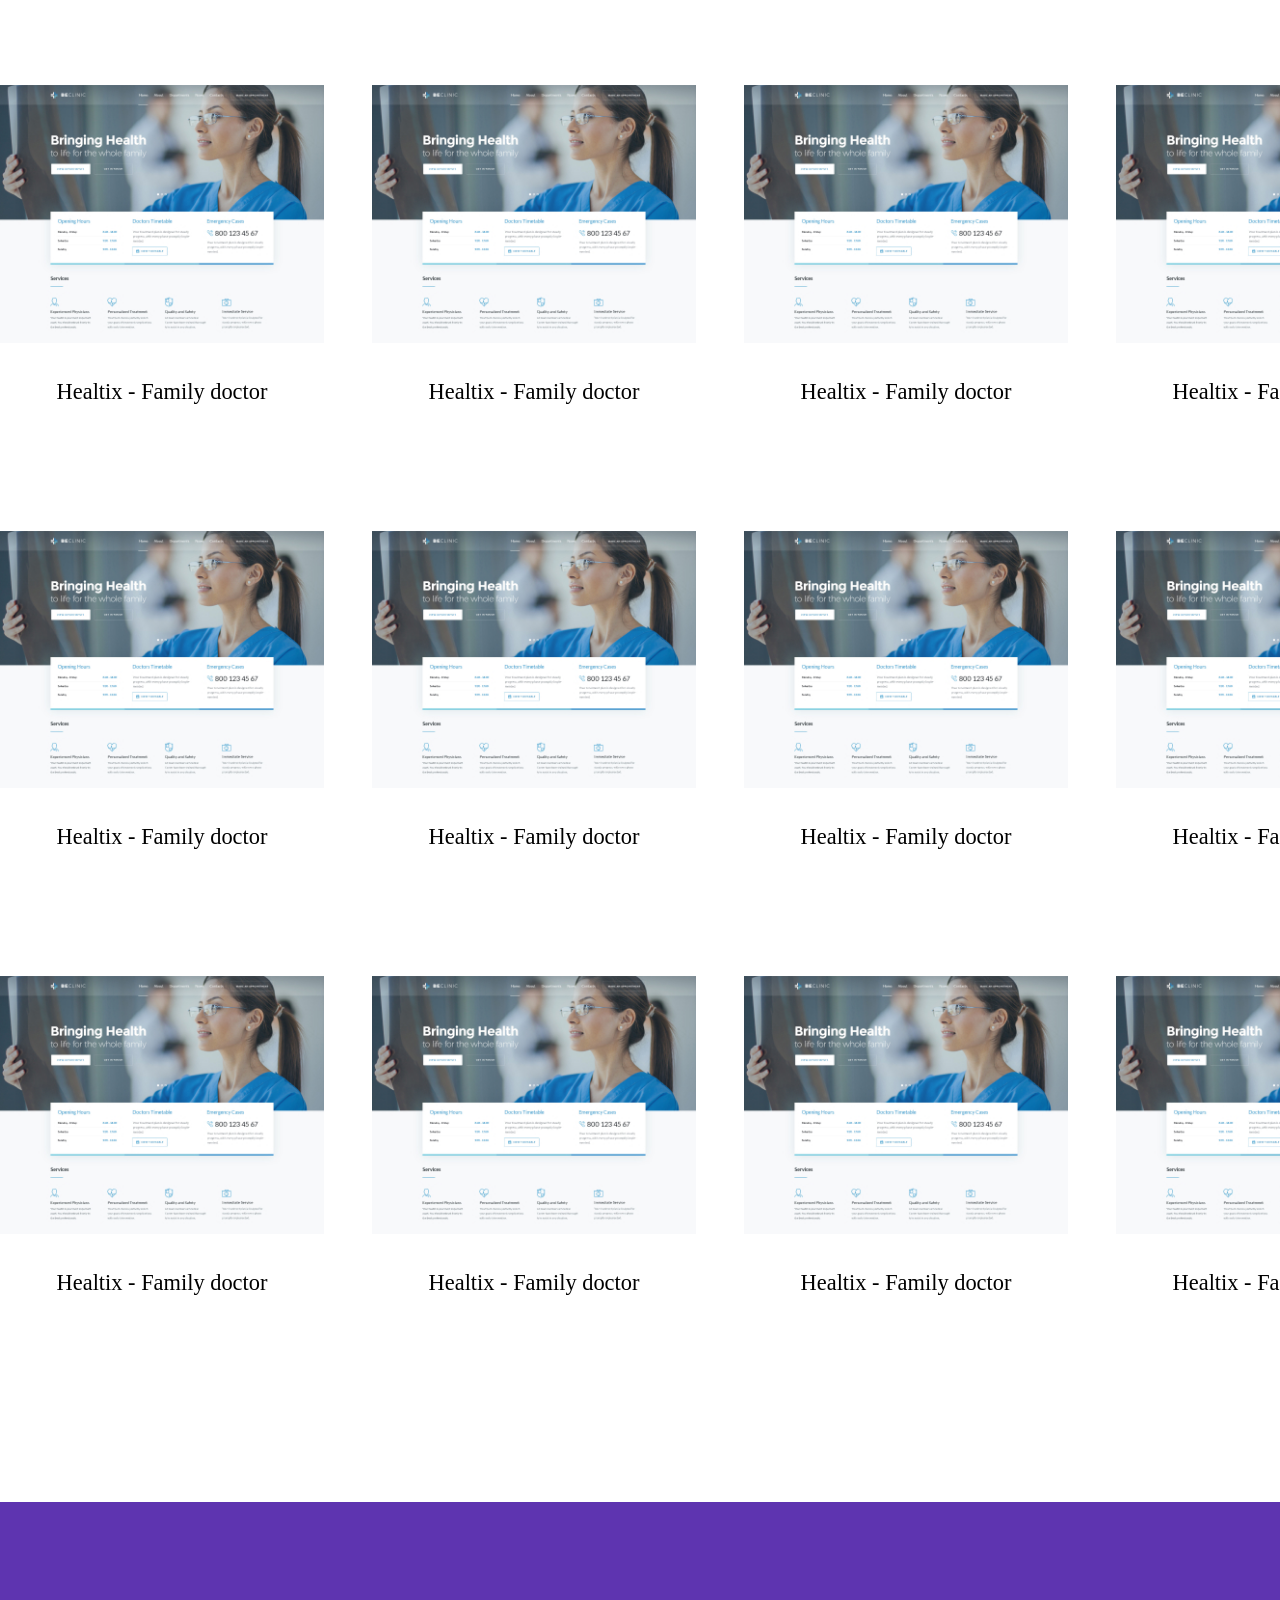
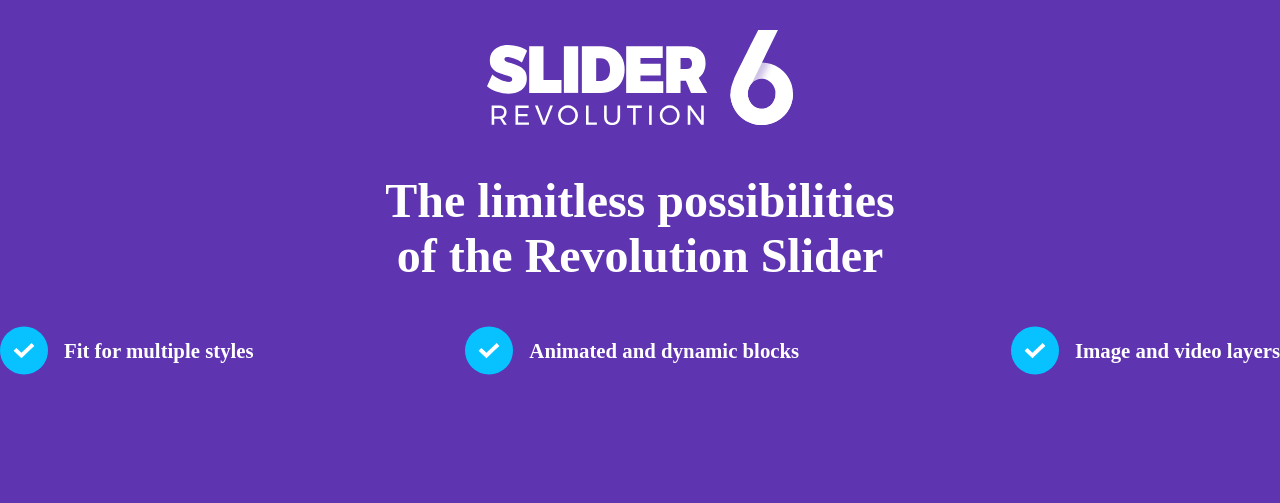
<file: CSS/BeClinic/index.html>
<!DOCTYPE html>
<html lang="en">
<head>
    <meta charset="UTF-8">
    <meta name="viewport" content="width=device-width, initial-scale=1.0">
    <title> BeClinic </title>
    <!-- 
        Clone of :
        https://demo.templatemonster.com/demo/58654.html?_gl=1*11mavfw*_ga*MTQ1NDgxMDM1MC4xNzA1MzA5MTMz*_ga_FTPYEGT5LY*MTcwNTM4ODEyMS4zLjEuMTcwNTM4ODE1Ni4yNS4wLjA
    -->

    <script src="https://ajax.googleapis.com/ajax/libs/jquery/3.7.1/jquery.min.js"></script>

    <style>
        * {
            margin: 0;
            padding: 0;
            box-sizing: border-box;
        }

        section {
            padding: 8rem 0;
        }

        .container {
            width: 80rem;
            margin: 0 auto;
            /* border: 1px solid red; */
        }

        .first {
            background-color: yellowgreen;
            background-image: url("./assests/bg1.jpg");
            background-repeat: no-repeat;
            background-size: cover;
            height: 900px;
            width: 100%;
            position: relative;
            padding: 0;
        }

        .first .main {
            position: absolute;
            transform: translate(-50%, -50%);
            top: 40%;
            left: 50%;
            text-align: center;
        }

        .first .main .logo {
            width: 345px;
            height: 68px;
            margin: 0 0 30px;
        }

        .first .main h2 {
            font-size: 3rem;
            color: #fff;
        }

        .first .main .services img {
            height: 75px;
            width: 75px;
            margin: 30px 10px 25px;
        }

        .first .main p {
            color: #fff;
            font-size: 1.3rem;
            /* margin-bottom: 5rem; */
        }
        
        /* Left (in first) */

        .first .left {
            height: 100%;
            width: 30%;
            position: absolute;
        }

        .first .left img {
            position: absolute;
        }

        .first .left #img1 {
            top: 1rem;
            left: 9rem;
        }

        .first .left #img3 {
            top: 24rem;
            left: 3rem;
        }

        .first .left #img5 {
            top: 38rem;
            left: 6rem;
        }

        /* Right (in first) */

        .first .right {
            height: 100%;
            width: 30%;
            position: absolute;
            right: 0;
        }

        .first .right img {
            position: absolute;
        }

        .first .right #img2 {
            top: 3rem;
            right: 9rem;
        }

        .first .right #img4 {
            top: 24rem;
            right: 3rem;
        }

        .first .right #img6 {
            top: 38rem;
            right: 6rem;
        }

        /* Second - Grid section */

        #second {
            width: 100vw;
        }

        #second .main {
            width: 90rem;
            margin: auto;
            text-align: center;
        }

        #second h2 {
            font-size: 4rem;
            margin-bottom: 4rem;
            font-weight: 600;
        }

        #second h2 span {
            color: deepskyblue;
        }

        #second .items {
            display: grid;
            grid-template-columns: repeat(4, 1fr);
            gap: 3rem;
        }

        #second .main .items .item {
            background-color: white;
            text-align: center;
        }

        #second .main .items .item img {
            width: 100%;
        }

        #second .item .lower {
            background-color: white;
            padding: 1rem;
        }

        #second .item .lower p {
            font-size: 1.4rem;
            margin: 1rem 0;
        } 

        #second .item .lower a {
            padding: 8px 16px;
            color: #fff;
            text-decoration: none;
            font-size: 1.6rem;
            background-color:dodgerblue;
            border-radius: 6px;
            display: inline-block;
            transform: scale(0);
            transition: ease-in 0.2s;
        }

        #second .item:hover {
            box-shadow: 1px 1px 98px 3px rgb(218, 218, 218);
            transform: translate(0, -10px);
            transition: ease-in 0.2s;
        }

        #second .item:hover .lower {
            transform: translate(0, -40px);
            transition: ease-in 0.2s;
        }

        #second .item:hover a {
            transform: scale(1);
            transition: ease-in 0.2s;
        }

        /* page-3 */

        #third {
            background-color: #5E34B0;
        }

        #third .main {
            text-align: center;
            color: #fff;
        }

        #third h2 {
            font-size: 3rem;
            margin-top: 2.7rem;
        }

        #third .items {
            margin-top: 2.7rem;
            display: flex;
            justify-content: space-between;
        }

        #third .items .item {
            display: flex;
            /* justify-content: space-between; */
            align-items: center;
        }

        #third .items .item h5 {
            font-size: 1.3rem;
            font-weight: 700;
            margin-left: 1rem;
        }

    </style>
</head>
<body>
    <!-- first -->
    <section class="first">
        <div class="main">
            <img class="logo" src="./assests/logo.svg">
            <h2>
                Multifunctional medical <br>
                theme for any purpose 
            </h2>
            <div class="services">
                <img src="./assests/service1.webp">
                <img src="./assests/service2.webp">
                <img src="./assests/service3.webp">
                <img src="./assests/service4.webp">
                <img src="./assests/service5.webp">
            </div>
            <p> Aimed to fulfill your needs </p>
        </div>

        <div class="left">
            <img class="flyup" id="img1" src="./assests/img1.webp">
            <img class="flyup" id="img3" src="./assests/img3.webp">
            <img class="flyup" id="img5" src="./assests/img5.webp">
        </div>

        <div class="right">
            <img class="flyup" id="img2" src="./assests/img2.webp">
            <img class="flyup" id="img4" src="./assests/img1.webp">  <!-- img4 error -->
            <img class="flyup" id="img6" src="./assests/img6.webp">
        </div>
    </section>

    <!-- Second - grid section -->

    <section id="second">
        <div class="main">
            <h2>
                <span> 32 completely </span> ready-to-use <br> website templates
            </h2>
            
            <div class="items">

                <div class="item" id="item1"> 
                    <img src="./assests/thumbnail1.jpg"> 
                    <div class="lower">
                        <p> Healtix - Family doctor</p>
                        <a href="#"> Live Demo </a>
                    </div>
                </div>

                <div class="item"> 
                    <img src="./assests/thumbnail1.jpg"> 
                    <div class="lower">
                        <p> Healtix - Family doctor</p>
                        <a href="#"> Live Demo </a>
                    </div>
                </div>

                <div class="item"> 
                    <img src="./assests/thumbnail1.jpg"> 
                    <div class="lower">
                        <p> Healtix - Family doctor</p>
                        <a href="#"> Live Demo </a>
                    </div>
                </div>

                <div class="item"> 
                    <img src="./assests/thumbnail1.jpg"> 
                    <div class="lower">
                        <p> Healtix - Family doctor</p>
                        <a href="#"> Live Demo </a>
                    </div>
                </div>

                <div class="item"> 
                    <img src="./assests/thumbnail1.jpg"> 
                    <div class="lower">
                        <p> Healtix - Family doctor</p>
                        <a href="#"> Live Demo </a>
                    </div>
                </div>

                <div class="item"> 
                    <img src="./assests/thumbnail1.jpg"> 
                    <div class="lower">
                        <p> Healtix - Family doctor</p>
                        <a href="#"> Live Demo </a>
                    </div>
                </div>

                <div class="item"> 
                    <img src="./assests/thumbnail1.jpg"> 
                    <div class="lower">
                        <p> Healtix - Family doctor</p>
                        <a href="#"> Live Demo </a>
                    </div>
                </div>

                <div class="item"> 
                    <img src="./assests/thumbnail1.jpg"> 
                    <div class="lower">
                        <p> Healtix - Family doctor</p>
                        <a href="#"> Live Demo </a>
                    </div>
                </div>

                <div class="item"> 
                    <img src="./assests/thumbnail1.jpg"> 
                    <div class="lower">
                        <p> Healtix - Family doctor</p>
                        <a href="#"> Live Demo </a>
                    </div>
                </div>

                <div class="item"> 
                    <img src="./assests/thumbnail1.jpg"> 
                    <div class="lower">
                        <p> Healtix - Family doctor</p>
                        <a href="#"> Live Demo </a>
                    </div>
                </div>

                <div class="item"> 
                    <img src="./assests/thumbnail1.jpg"> 
                    <div class="lower">
                        <p> Healtix - Family doctor</p>
                        <a href="#"> Live Demo </a>
                    </div>
                </div>

                <div class="item"> 
                    <img src="./assests/thumbnail1.jpg"> 
                    <div class="lower">
                        <p> Healtix - Family doctor</p>
                        <a href="#"> Live Demo </a>
                    </div>
                </div>

                <div class="item"> 
                    <img src="./assests/thumbnail1.jpg"> 
                    <div class="lower">
                        <p> Healtix - Family doctor</p>
                        <a href="#"> Live Demo </a>
                    </div>
                </div>

                <div class="item"> 
                    <img src="./assests/thumbnail1.jpg"> 
                    <div class="lower">
                        <p> Healtix - Family doctor</p>
                        <a href="#"> Live Demo </a>
                    </div>
                </div>

                <div class="item"> 
                    <img src="./assests/thumbnail1.jpg"> 
                    <div class="lower">
                        <p> Healtix - Family doctor</p>
                        <a href="#"> Live Demo </a>
                    </div>
                </div>

                <div class="item"> 
                    <img src="./assests/thumbnail1.jpg"> 
                    <div class="lower">
                        <p> Healtix - Family doctor</p>
                        <a href="#"> Live Demo </a>
                    </div>
                </div>

            </div>
        </div>
    </section>

    <!-- Page-3 -->

    <section id="third">
        <div class="main container">

            <img src="./assests/slider6.svg">

            <h2>
                The limitless possibilities <br> of the Revolution Slider 
            </h2>

            <div class="items">

                <div class="item">
                    <img src="./assests/tick.svg">
                    <h5> Fit for multiple styles </h5>
                </div>

                <div class="item">
                    <img src="./assests/tick.svg">
                    <h5> Animated and dynamic blocks </h5>
                </div>

                <div class="item">
                    <img src="./assests/tick.svg">
                    <h5> Image and video layers </h5>
                </div>

            </div>

        </div>
    </section>
</body>

    <script src="./script.js"> </script>

</html>
</file>
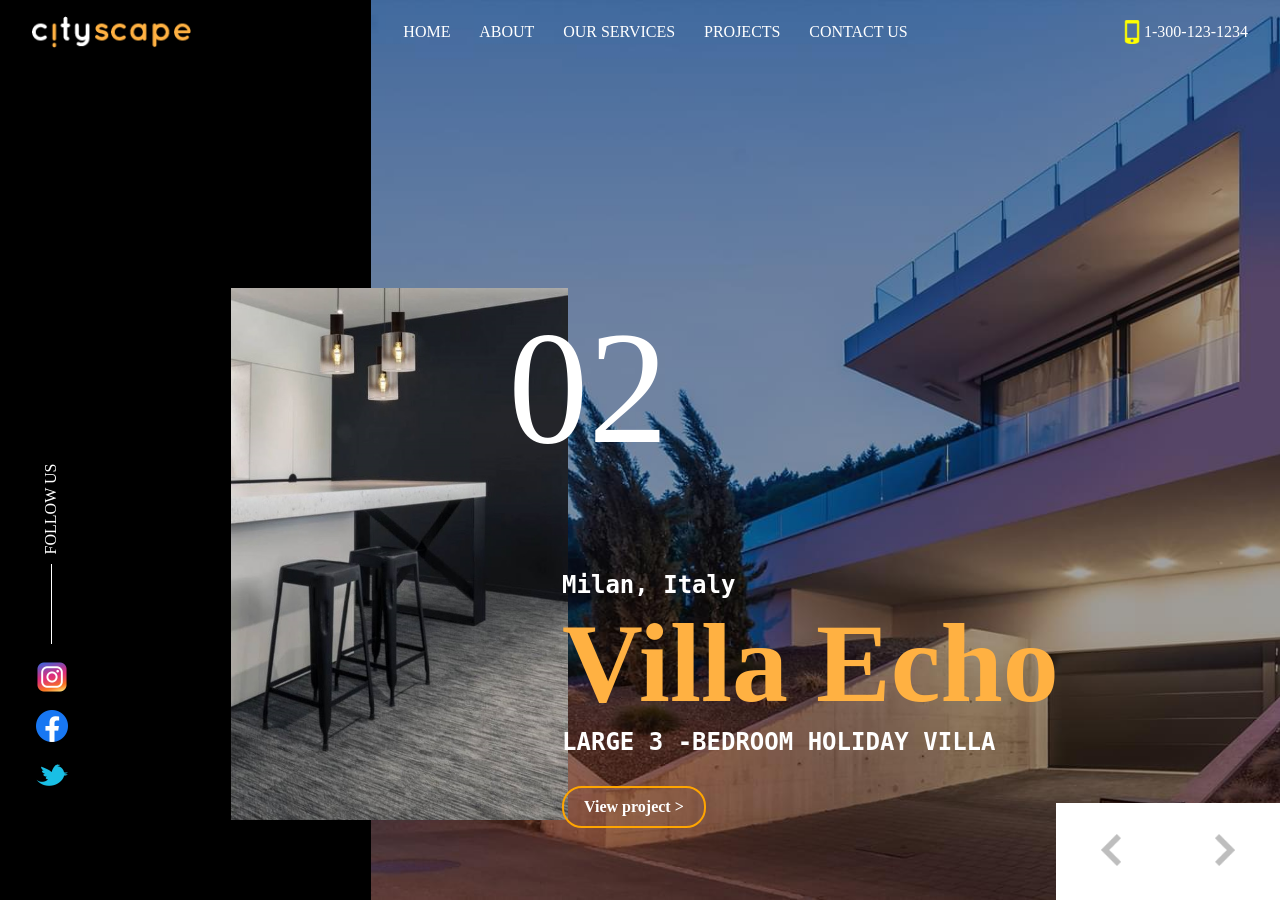
<file: CSS/Cityscape/index.html>
<!DOCTYPE html>
<html lang="en">
<head>
    <meta charset="UTF-8">
    <meta name="viewport" content="width=device-width, initial-scale=1.0">
    <title> Cityscape</title>
    <script src="https://ajax.googleapis.com/ajax/libs/jquery/3.7.1/jquery.min.js"></script>
    
    
    <style>
        @import url('https://fonts.googleapis.com/css2?family=Poppins:ital,wght@0,400;1,700&family=Roboto:wght@400;700&family=Varela+Round&display=swap');

        div {
            border: 1px soild black;
        }
    
        *{
            margin: 0;
            padding: 0;
            box-sizing: border-box;
        }
    
        ul {
            list-style: none;
        }

        h1 {
            font-size: 7rem;
            color: #FFB142;
            margin-top: 30px;
            display: inline;
        }
    
        .container {
            width: 500px;
            margin: 0 auto;
        }
    
        /*  First */
    
        #first {
            height: 100vh;
            background-size: cover;
            position: relative;
            display: flex;
        }
    
        /*  Nav (in First) */
    
        .nav {
            height: 4rem;
            width: 100%;
            display: flex;
            justify-content: space-between;
            align-items: center;
            padding: 0 2rem;
            position: fixed;
            z-index: 10;
        }
    
    
        .nav img {
            height: 2rem;
        }
    
        .nav ul li {
            float: left;
            color: #fff;
            margin: 0 0.9rem;
        }

        .nav ul li:hover {
            color: #FFB142;
        }
    
        .nav .phnumber a {
            display: flex;
            align-items: center;
            color: #fff;
            text-decoration: none;
        }
    
        .nav .phnumber a img {
            height: 1.5rem;
        }

        /* Left */
        #first .left {
            width: 29%;
            height: 100%;
            background-color: black;
        }

        /* Right */
        #first .right {
            width: 71%;
            height: 100%;
            background: url("./assests/bg1.jpg") no-repeat;
            background-size: cover;
            position: relative;
        }

        #first .right .rectangle {
            height: 532px;
            width: 337px;
            /* background-color: yellow; */
            background-size: cover;
            position: absolute;
            left: -140px;
            bottom: 5rem;
        }

        #first .right .rectangle img {
            height: 100%;
            width: 100%;
        }

        #first .rectangle .number {
            position: absolute;
            top: 8px;
            right: -100px;
            font-size: 10rem;
            color: #fff;
        }

        #first .right .info {
            position: absolute;
            bottom: 4.5rem;
            left: 21%;
        }

        #first .right .info h4 {
            font-size: 1.4rem;
            font-size: 1.5rem;
            font-family: monospace;
            color: #fff;
        }

        #first .right .info h6 {
            font-size: 0.9rem;
            font-size: 1.5rem;
            font-family: monospace;
            color:#ffffff;
        }

        #first .right .info a {
            padding: 10px 20px;
            margin-top: 30px;
            color: #fff;
            font-weight: 600;
            border: 2px solid orange;
            border-radius: 20px;
            text-decoration: none;
            font-weight: 700;
            display: inline-block;
        }

        #first .right .info a:hover {
            background-color: orange;
            padding: 9px 19px;
        }


        /*  Arrow (in first) */

        #first .arrow {
            background-color: #fff;
            position: absolute;
            bottom: 0;
            right: 0;
        }

        #first .arrow a {
            background-color: #fff;
            padding: 1.9rem 2.8rem;
            display: inline-block;
        }

        #first .arrow a:hover {
            background-color: blue;
            border: 4px solid black;
        }

        #first .arrow a img {
            height: 2rem;
        }

        /* Soical media links (in First section) */
    
        #first .social {
            position: absolute;
            left: 36px;
            top: 60%;
            color: #fff;
        }

        #first .social p {
            transform: rotate(-90deg) translate(40px, -30px);
        }

        #first .social img {
            height: 2rem;
            margin: 0.4rem 0;
        }

        #first .social ul::before {
            content: "";
            display: inline-block;
            background-color: #fff;
            height: 80px;
            width: 1px;
            margin: 0.4rem 0.96rem;
        }

    </style>
</head>

<body>
    <!-- Navbar -->

    <div class="nav">
        <img src="./assests/logo.png">
        <ul>
            <li> HOME </li>
            <li> ABOUT </li>
            <li> OUR SERVICES </li>
            <li> PROJECTS </li>
            <li> CONTACT US </li>
        </ul>
        <div class="phnumber">
            <a href="#">
                <img src="./assests/phone.png">
                1-300-123-1234
            </a>
        </div>
    </div>
    <!-- /Navbar -->
    
    <!-- Header -->

    <div id="first">

        <div class="left"></div>
        <div class="right">
            <div class="rectangle">
                <img src="./assests/chair.jpg">
                <div class="number">
                    02
                </div>
            </div>
            <div class="info">
                <h4> Milan, Italy </h4>
                <h1> Villa Echo </h1>
                <h6> LARGE 3 -BEDROOM HOLIDAY VILLA </h6>
                <a href="#"> View project > </a>
            </div>
        </div>

        <!-- Vertical Social media links -->

        <div class="social">
            <p> FOLLOW US </p>
            <ul>
                <li> <a href="#"> <img src="./assests/instagram.png"> </a> </li>
                <li> <a href="#"> <img src="./assests/facebook.png"> </a> </li>
                <li> <a href="#"> <img src="./assests/twitter.png"> </a> </li>
            </ul>
        </div>

        <div class="arrow">
            <a href="#"> <img src="./assests/leftarrow.png"> </a>
            <a href="#"> <img src="./assests/rightarrow.png"> </a>
        </div>
    </div>

</body>

    <script src="script.js"> </script>

</html>
</file>
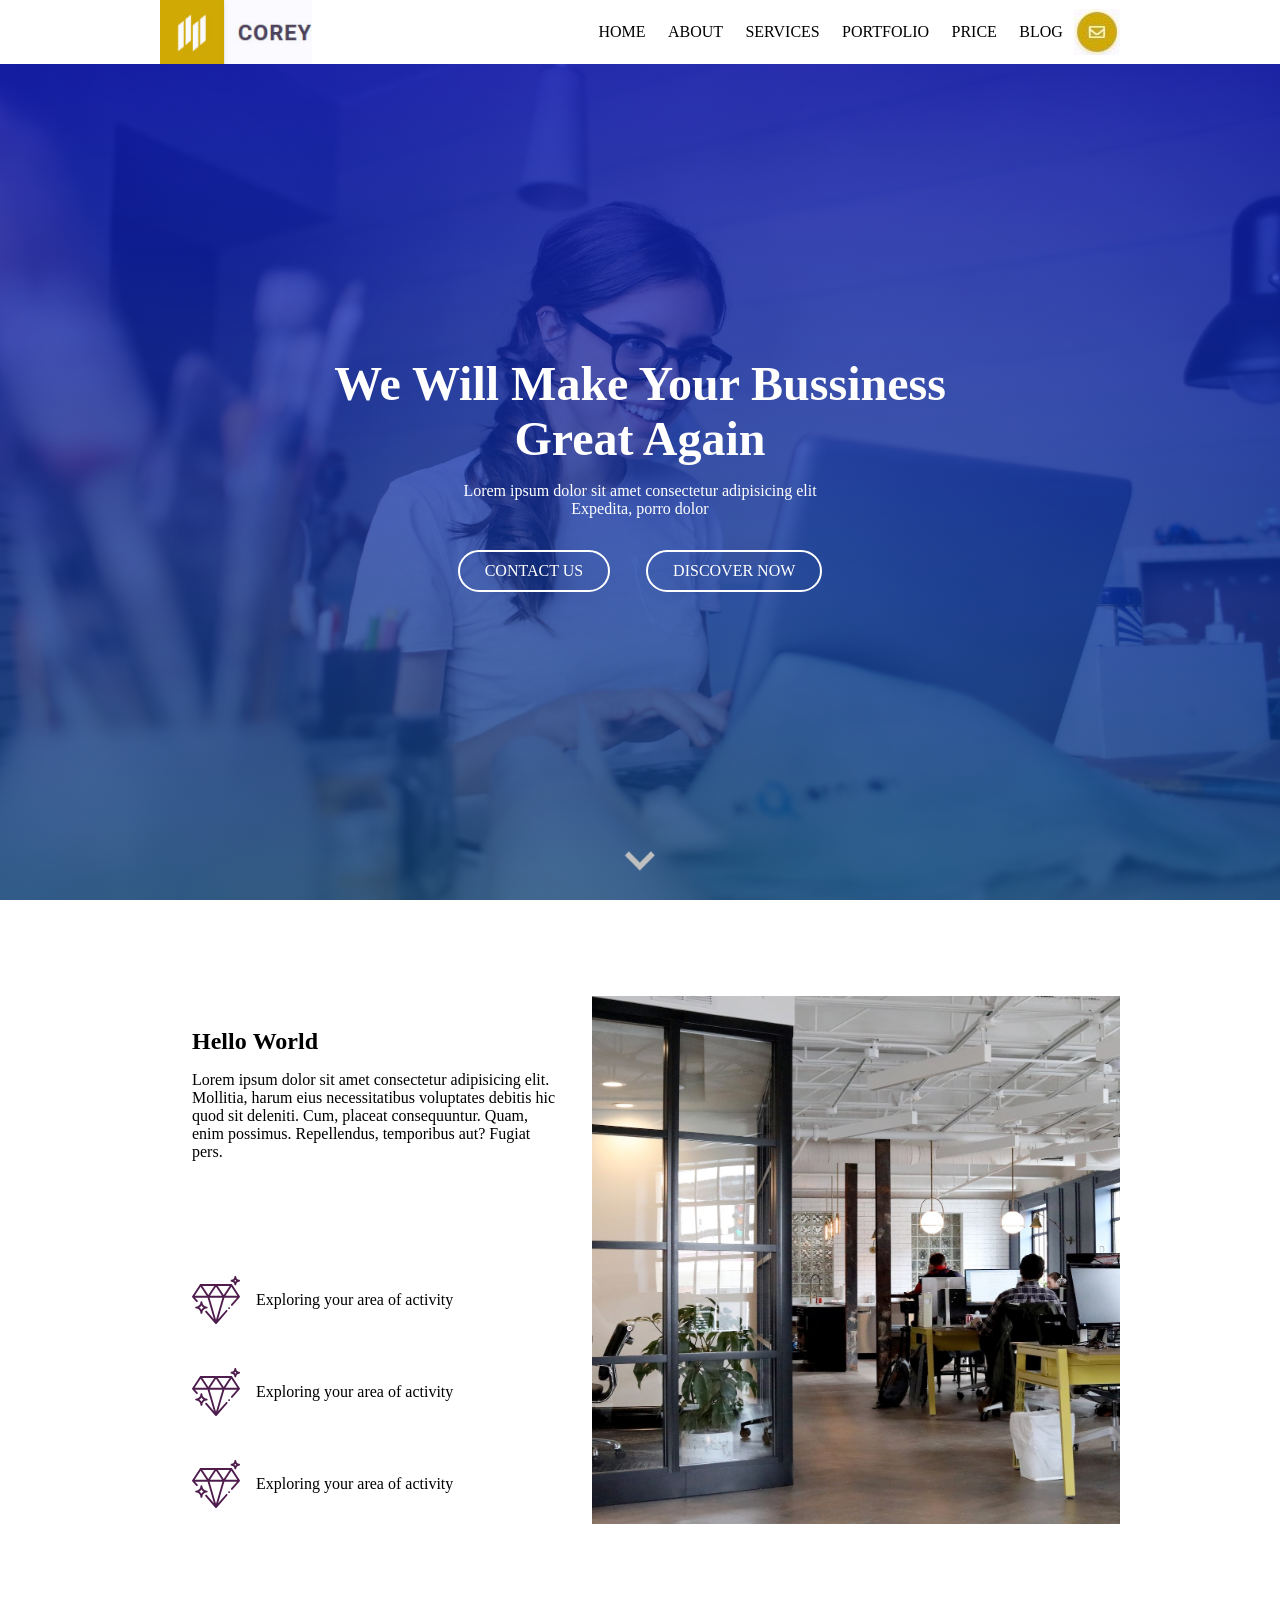
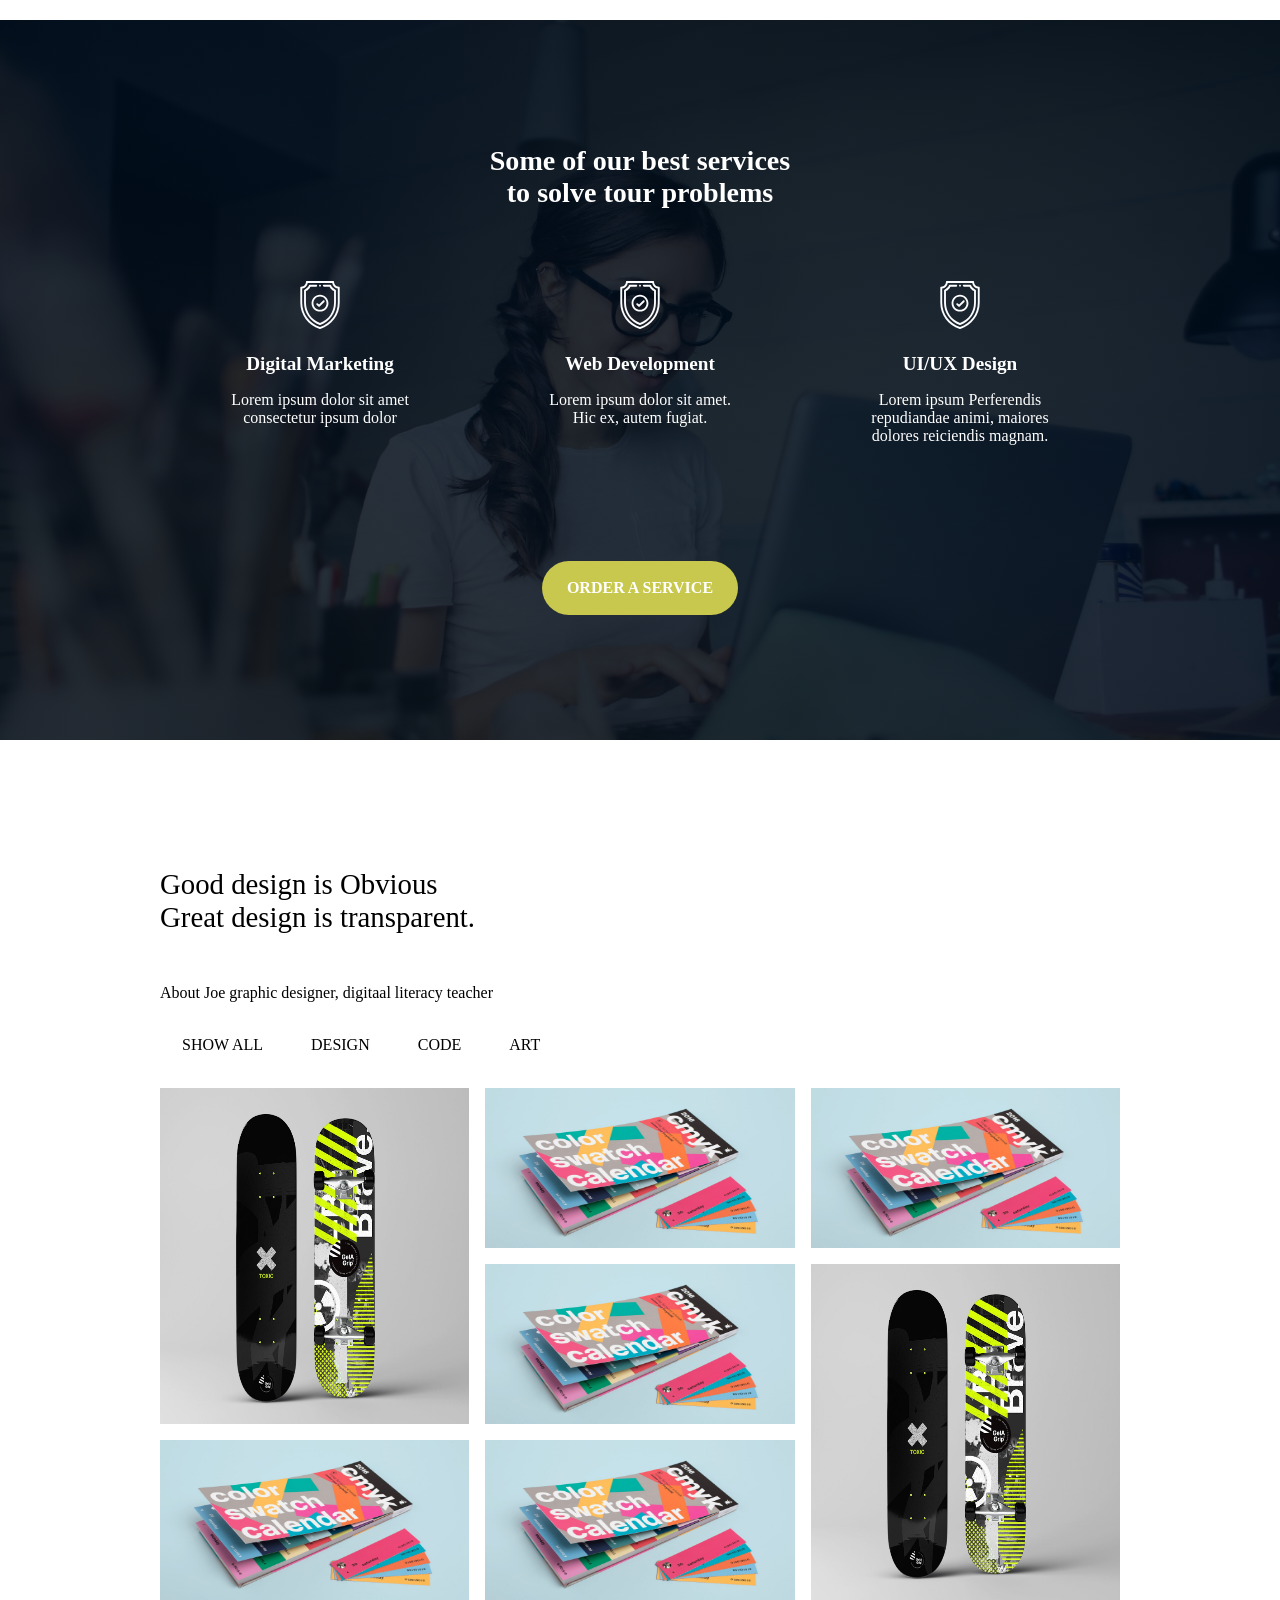
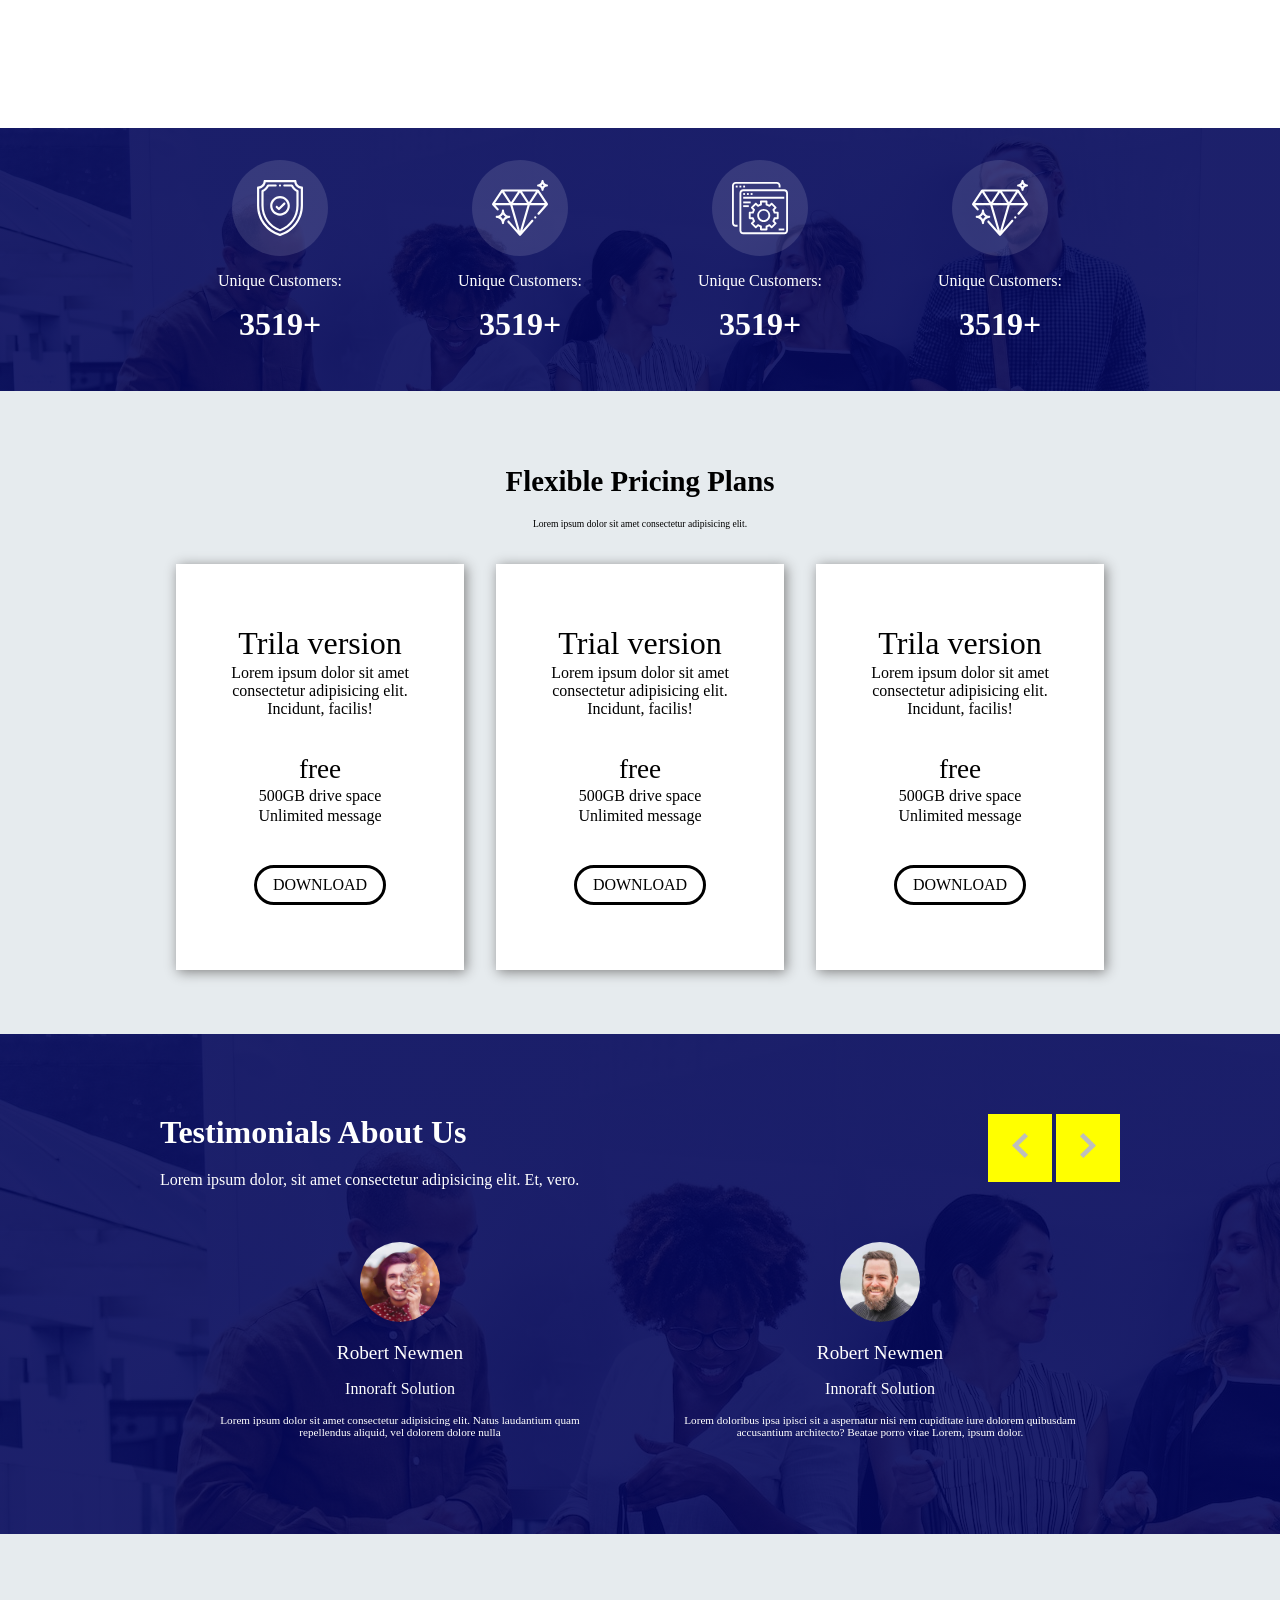
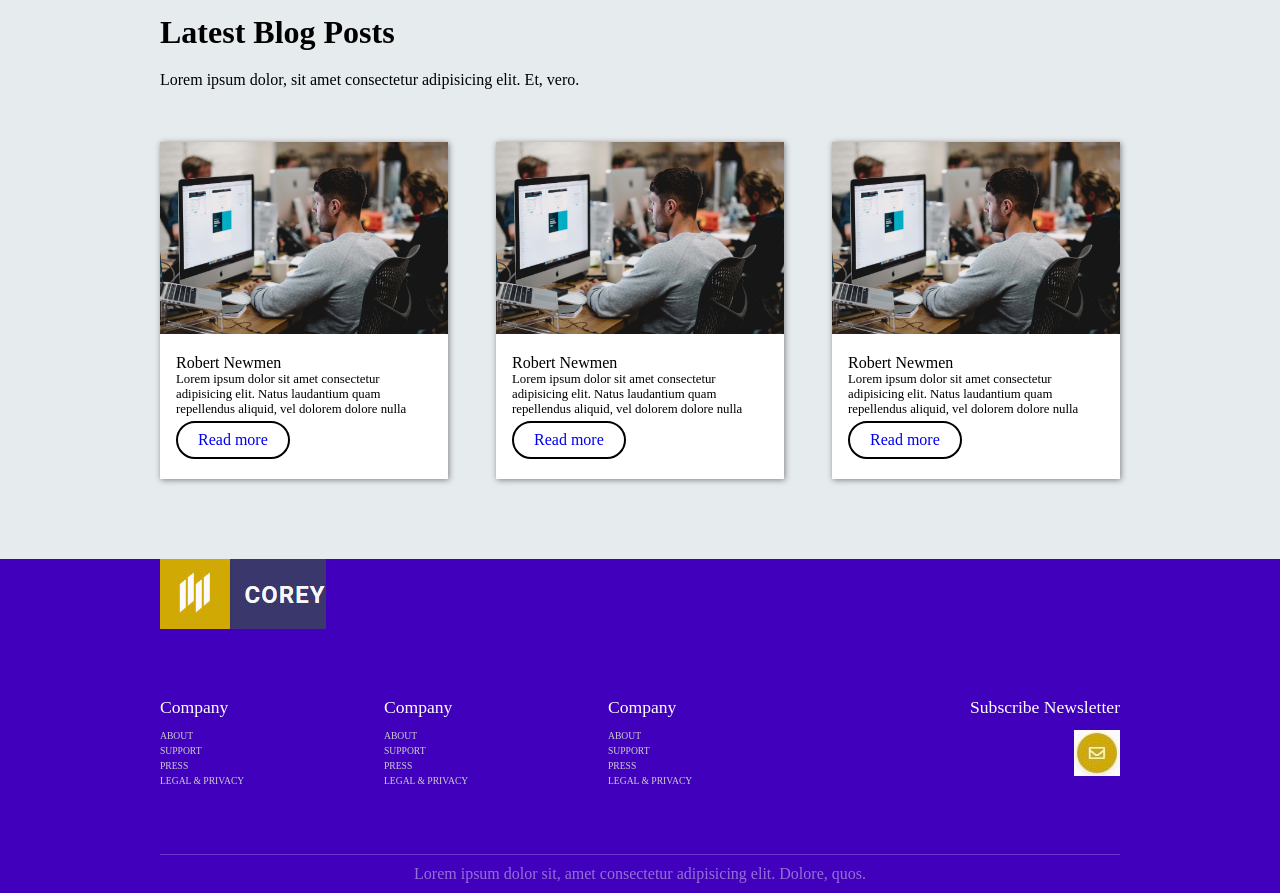
<file: CSS/CSS Adv 2/index.html>
<!DOCTYPE html>
<html lang="en">
<head>
    <meta charset="UTF-8">
    <meta name="viewport" content="width=device-width, initial-scale=1.0">
    <title> Adv CSS - 2 </title>

    <script src="https://ajax.googleapis.com/ajax/libs/jquery/3.7.1/jquery.min.js"></script>

    <style>
        /* div {
            border: black solid 1px;
        } */

        *{
            margin: 0;
            padding: 0;
            box-sizing: border-box;
            scroll-behavior: smooth;
        }

        a {
            text-decoration: none;
        }

        ul {
            list-style: none;
        }

        .container-width {
            width: 60rem;
        }

        /* Header */

        #header {
            height: 4rem;
        }

        #header #container {
            margin: auto;
            display: flex;
            justify-content: space-between;
            position: relative;
        }

        #header #container > img {
            height: 4rem;
        }

        #header ul {
            list-style: none;
            height: 4rem;
            display: flex;
            align-items: center;
        }

        #header ul li {
            float: left;
            margin: 0 0.7rem;
        }

        /* Log In */

        .login {
            background-color: yellow;
            height: 17rem;
            width: 15rem;
            position: absolute;
            bottom: -17rem;
            right: 0;
            z-index: 1;
            text-align: center;
            padding: 12px 6px;
        }

        .login form input {
            line-height: 2rem;
            margin: 12px;
            border: 1px solid blue;
            border-radius: 8px;
            width: 12rem;
            padding: 0 6px;
        }

        /*  #firstt */

        #firstt {
            width: 100vw;
            height: calc(100vh - 4rem);
            background-image: linear-gradient(rgba(22, 31, 203, 0.75), rgba(3, 65, 126, 0.75)), url('./photos/images/img-1.jpg'); 
            background-size: cover;
            position: relative;
        }

        .intro {
            position: absolute;
            top: 50%;
            left: 50%;
            transform: translate(-50%, -50%);
            text-align: center;
            color: #fff;
        }

        .intro h1 {
            font-size: 3rem;
        }

        .intro a {
            color: #fff;
            padding: 10px 25px;
            border: 2px solid #fff;
            border-radius: 25px;
            margin: 1rem 1rem;
            display: inline-block;
        }

        .down-arrow img {
            height: 1.2rem;
            position: absolute;
            left: 50%;
            bottom: 20px;
            transform: translate(-50%, -50%);
        } 

        /* 1st page */

        /* #first {
            height: calc(100vh - 4rem);
            padding: 0 8rem;
            background-image: linear-gradient(rgba(22, 31, 203, 0.75), rgba(3, 65, 126, 0.75)), url('./photos/images/img-1.jpg'); 
            background-size: cover;
        }

        #first #upper {
            height: calc(100vh - 6rem);
            color: #fff;
            position: relative;
        }

        #first #upper #container {
            text-align: center;
            position: absolute;
            top: 50%;
            left: 50%;
            transform: translate(-50%, -50%);
        }

        #first #upper #container h1 {
            font-size: 3rem;
        }

        #first #upper #container p {
            font-size: 1rem;
        }        

        #first #upper #container #buttons a {
            border: #fff 2px solid;
            border-radius: 3rem;
            padding: 8px 12px;
            margin: 1rem;
            font-size: 1rem;
            color: #fff;
        }

        #first #upper #container #buttons a:hover {
            background: rgb(218, 218, 81);
        }

        #first #lower {
            /* height: 2rem;
            display: flex;
        }

        #first #lower a {
            margin: auto;
        }

        #first #lower a img {
            height: 1rem;
        }
         */
        /* 2nd page */

        #second {
            height: 80vh;
            background-color: #fff;
            padding: 6rem 0;
            display: flex;
            justify-content: center;
        }

        #second #container {
            display: flex;
        }

        #second #left {
            height: 100%;
            width: 45%;
        }

        #second #right {
            height: 100%;
            width: 55%;
            background-image: url('./photos/images/img-3.jpg');
            background-size: cover;
            background-repeat: no-repeat;
        }

        #second #left #upper {
            height: 50%;
            width: 100%;
            padding: 1rem;
            font-weight: 100;
        }

        #second #left #upper #txt-world {
            font-weight: bolder;
        }

        #second #left #lower {
            height: 50%;
            width: 100%;
            padding: 1rem;
            display: flex;
            flex-direction: column;
            justify-content: space-between;
        }

        #second #left #lower #item {
            display: flex;
        }

        #second #left #lower #item #text {
            display: flex;
            flex-direction: column;
            justify-content: center;
        }

        #second #left h2, p {
            margin: 1rem;
        }

        #second #left #lower img {
            width: 3rem;
            display: inline;
            margin: 0 1rem;
        }

        /*  3rd */

        #third {
            height: 80vh;
            background-image: linear-gradient(rgba(1, 14, 27, 0.85), rgba(1, 14, 27, 0.85)), url('./photos/images/img-1.jpg'); 
            background-size: cover;
        }

        #third img {
            width: 3rem;
        }

        #third #container {
            position: relative;
            top: 50%;
            left: 50%;
            transform: translate(-50%, -50%);
        }
        
        #third #container #top {
            height: 6rem;
            text-align: center;
            font-size: 1.5rem;
            color: #fff;
            
        }

        #third #container #mid {
            height: 20rem;
            display: flex;
            justify-content: space-between;
        }

        #third #container #mid #item {
            width: 30%;
            margin: 20px;
        }
        
        #third #container #mid #item div {
            text-align: center;
            color: #fff;
            margin: 20px;
        }

        #third #container #mid #item #text h5 {
            font-size: 1.2rem;
        }

        #third #container #bottom {
            text-align: center;
        }

        #third #container #bottom a {
            /* height: 3rem; */
            background-color: rgb(200, 200, 78);
            padding: 18px 25px;
            border-radius: 35px;
            display: inline-block;
            color: #fff;
            font-weight: 800;
        }

        /* Fourth */

        #fourth {
            width: 100vw;
        }

        #fourth #container {
            position: relative;
            left: 50%;
            transform: translate(-50%, 0%);
            margin: 8rem 0;
        }

        #fourth #top {
            height: 6rem;
            font-size: 1.8rem;          
        }

        #fourth #top {
            height: 6rem;
            font-size: 1.8rem;          
        }

        #fourth p {
            margin: 20px 0;
        }

        #fourth #bottom .control {
            margin: 20px 0;
        }

        #fourth #bottom .control a {
            padding: 14px 22px;
            display: inline-block;
            color: black;
        }

        #fourth #bottom .control a:hover {
            background-color: #dcdcdc;
        }

        #fourth .items {
            display: grid;
            grid-template-columns: repeat(3, 1fr);
            grid-auto-rows: 10rem;
            gap: 1rem;
        }

        #fourth .items div {
            width: 100%;
            background-color: green;
        }

        #fourth .item img {
            object-fit: fill;
            height: 100%;
            width: 100%;
        }

        /* #fourth .item img:hover {

        } */
        
        #fourth #box1 {
            grid-column-start: 1;
            grid-column-end: 2;
            grid-row-start: 1;
            grid-row-end: 3;
        }

        #fourth #box7 {
            grid-column-start: 3;
            grid-column-end: 4;
            grid-row-start: 2;
            grid-row-end: 4;
        }

        /* Fifth */

        #fifth {
            /* height: 40vh; */
            background-image: linear-gradient(rgba(4, 8, 91, 0.9), rgba(4, 8, 91, 0.9)), url('./photos/images/img-4.jpg') ; 
            background-size: cover;
            display: flex;
            justify-content: center;
        }

        #fifth #container {
            display: flex;
            justify-content: space-around;
            text-align: center;
            color: #fff
        }

        #fifth #container #item {
            margin: 2rem 0;
            width: 20%;
        }

        #fifth #container #icon {
            border-radius: 50% 50%;
            height: 6rem;
            width: 6rem;
            margin: auto;
            background-color: rgba(256, 256, 256, 0.12);
            display: flex;
        }


        #fifth #container #icon img {
            width: 3.5rem;
            margin: auto;
        }

        #fifth #container #text p:nth-child(2) {
            font-size: 2rem;
        }

        /* 6th Page */

        #sixth {
            display: flex;
            justify-content: center;
            background-color: #e6ebee;
        }

        #sixth #container {
            text-align: center;
            margin: 4rem 0;
        }

        #sixth #container #top h4 {
            font-size: 1.8rem;
            margin: 10px 0;
        }

        #sixth #container #top p {
            font-size: 0.6rem;
            margin: 20px 0 35px;
        }

        #sixth #container #bottom  {
            display: flex;
            justify-content: space-around;
        }

        #sixth #container #bottom #item {
            width: 30%;
            background-color: #fff;
            box-shadow: 2px 2px 12px grey ;
            padding: 25px;
        }

        #sixth #container #bottom #item div {
            margin: 36px 0;
        }

        #sixth #container #bottom #item p {
            margin: 2px;
        }

        #sixth #container #bottom #item #title p:nth-child(1) {
            font-size: 2rem;
        }

        #sixth #container #bottom #item #content p:nth-child(1) {
            font-size: 1.7rem;
        }

        #sixth #container #bottom a {
            padding: 8px 16px;
            border: 3px solid black;
            border-radius: 20px;
            display: inline-block;
            margin: 4px auto;
        }

        #sixth #container #bottom a:hover {
            background-color: rgb(204, 204, 5);
        }

        /* 7th page */

        /* Float Left-right button */
        #seventh img {
            width: 1rem;
        }

        .float-btn {
            /* background-color: yellow; */
            position: absolute;
            top: 0;
            right: 0;
        }

        .float-btn a {
            padding: 1.2rem 1.5rem;
            background-color: yellow;
            display: inline-block;
            margin: 0;
            margin: 0;
        }
        /*  */

        #seventh {
            background-image: linear-gradient(rgba(4, 8, 91, 0.9), rgba(4, 8, 91, 0.9)), url('./photos/images/img-4.jpg') ; 
            display: flex;
            justify-content: center;
            position: relative;
        }
        
        #seventh #container {
            padding: 5rem 0;
            color: #fff;
        }

        #seventh #container #title {
            height: 8rem;
            position: relative;
            padding: 0;
        }
        
        #seventh #container #title #text h4 {
            font-size: 2rem;
        }

        #seventh #container #title #text p {
            margin: 20px 0;
        }
        
        #seventh #container #title #logo {
            position: absolute;
            top: 0px;
            right: 0px;
        }

        #seventh #container #content {
            display: flex;
        }

        #seventh #container #content #item {
            width: 45%;
            margin: auto;
            text-align: center;
        }

        #seventh #container #content #item img {
            width: 5rem;
            border-radius: 50%;
        }

        #seventh #container #content #item p:nth-child(2) {
            font-size: 1.2rem;
        }

        #seventh #container #content #item p:nth-child(4) {
            font-size: 0.7rem;
        }

        /* Page-8 */

        #eith {
            background: #e6ebee; 
            display: flex;
            justify-content: center;
        }
        
        #eith #container {
            padding: 5rem 0;
        }

        #eith #container #title {
            height: 8rem;
            position: relative;
            padding: 0;
        }
        
        #eith #container #title h4 {
            font-size: 2rem;
        }

        #eith #container #title p {
            margin: 20px 0;
        }
        
        #eith #container #title #logo {
            position: absolute;
            top: 0px;
            right: 0px;
        }

        #eith #container #content {
            display: flex;
            justify-content: space-between;
        }

        #eith #container #content #item {
            width: 30%;
            background-color: #fff;
            box-shadow: 1px 1px 6px grey ;
        }

        #eith #container #content #item img {
            width: 100%;
        }

        #eith #container #content #item p:nth-child(1) {
            font-size: 1rem;
        }

        #eith #container #content #item p:nth-child(2) {
            font-size: 0.8rem; 
        }

        #eith #container #content #item #lower {
            padding: 1rem;
        }

        #eith #container #content #item #lower p {
            margin: 0;
        }

        #eith #container #content #item #lower #link {
            padding: 8px 20px;
            border: 2px solid black;
            border-radius: 20px;
            display: inline-block;
            margin: 4px auto;
        }

        #eith #container #content #item #lower #link:hover {
            background-color: rgb(204, 204, 5);
            color: #fff;
        }

        /* Page-9 */

        #nineth {
            width: 100vw;
            background-color: #4100bb;
        }

        #nineth #container {
            position: relative;
            left: 50%;
            transform: translate(-50%, 0%);
        }

        #nineth #container p {
            margin: 0;
            color: #fff;
        }

        #nineth #container #mid {
            display: flex;
            justify-content: space-between;
            margin: 4rem 0;
        }

        #nineth #container #mid .item {
            width: 20%
        }

        #nineth #container #mid #newsletter {
            width: 30%;
            text-align: right;
        }

        #nineth #container #mid .item p {
            font-size: 1.1rem;
            margin-bottom: 12px;
        }

        #nineth #container #mid .item ul li {
            font-size: 0.6rem;
            margin: 4px 0;
            color: #cfcfcf;
        }

        #nineth #container #bottom {
            text-align: center;
            font-weight: 500;
            padding: 10px 0;
            border-top: 1px solid #ffffff35;
        }

        #nineth #container #bottom p {
            color: #ffffff70;
        }

    </style>

</head>
<body>
    <!-- Header -->

    <div id="header">
        <div id="container" class="container-width">
            <img src="./photos/images/head_logo.jpg">
            <div id="navbar">
                <ul>
                    <li> <a> HOME </a></li>
                    <li> <a> ABOUT </a></li>
                    <li> <a> SERVICES </a></li>
                    <li> <a> PORTFOLIO </a></li>
                    <li> <a> PRICE </a></li>
                    <li> 
                        <a> BLOG 
                        <!-- <img src="./photos/images/icons/darrow.svg">  -->
                        </a>
                    </li>
                    <img id="loginIcon" src="./photos/images/mail.jpg">
                </ul>
            </div>

            <!-- Log in -->

            <div class="login">
                <!-- <p> Log In</p> -->
                <form action="">
                    <input type="text" placeholder="Email Id">
                    <input type="text" name="iname" id="" placeholder="Password">
                    <br>
                    <a href="#"> Log In </a>
                    <p> Don't have an account ? </p>
                    <a href="#"> Sign Up </a>
                </form>
            </div>

        </div>
    </div>

    <!-- Intro -->

    <div id="firstt">
        <!-- <div id="container"> -->
            <div class="intro container-width">
                <h1> We Will Make Your Bussiness <br> Great Again </h1>
                <p> Lorem ipsum dolor sit amet consectetur adipisicing elit <br> Expedita, porro dolor </p>
                <div id="link">
                    <a href="#"> CONTACT US </a>
                    <a href="#"> DISCOVER NOW </a>
                </div>
            </div>
            <div class="down-arrow">
                <a href="#sixthx"> <img src="./photos/images/icons/darrow.png"> </a>
            </div>

        <!-- </div> -->
    </div>

    <!-- 1st Page -->
<!-- 
    <div id="first">
        <div id="upper" class="container-width">
            <div id="container">
                <h1> We Will <strong> Make </strong> Your <strong> Bussiness </strong> <br> Great Again <h1>
                <p> Lorem ipsum dolor, sit amet consectetur adipisicing elit. <br> Debitis veritatis modi vel</p>
                <div id="buttons">
                    <a href="#"> CONTACT US </a>
                    <a href="#"> DISCOVER NOW</a>
                </div>
            </div>
        </div>    
        <div id="lower">
            <a href="#sixthx"> <img src="./photos/images/icons/darrow.png"> </a>
        </div>
    </div>
 -->
    <!-- 2nd Page -->

    <div id="second">
        <div id="container" class="container-width">
            <div id="left">
                <div id="upper">
                    <h2> Hello <span id="txt-world"> World </span> </h2>
                    <p> Lorem ipsum dolor sit amet consectetur adipisicing elit. Mollitia, harum eius necessitatibus voluptates debitis hic quod sit deleniti. Cum, placeat consequuntur. Quam, enim possimus. Repellendus, temporibus aut? Fugiat pers. </p>
                </div>
                <div id="lower">
                    <div id="item">
                        <img src="./photos/images/icons/i-diamond_b.svg">
                        <div id="text">
                            Exploring your area of activity
                        </div>
                    </div>
                    <div id="item"> 
                        <img src="./photos/images/icons/i-diamond_b.svg">
                        <div id="text">
                            Exploring your area of activity
                        </div>
                     </div>
                    <div id="item"> 
                        <img src="./photos/images/icons/i-diamond_b.svg">
                        <div id="text">
                            Exploring your area of activity
                        </div>
                    </div>
                </div>
            </div>
            <div id="right">
        </div>

        </div>
    </div>

    <!-- 3rd Page -->

    <div id="third">
        <div id="container" class="container-width">
            <div id="top">
                <h3>
                    Some of our <span> best services </span> <br> to solve tour problems
                </h3>
            </div>
            <div id="mid">
                <div id="item">
                    <div id="icon">
                        <img src="./photos/images/icons/i-shield.svg">
                    </div>
                    <div id="text">
                        <h5> Digital Marketing </h5>
                        <p> Lorem ipsum dolor sit amet consectetur ipsum dolor </p>
                    </div>
                </div>
                <div id="item">
                    <div id="icon">
                        <img src="./photos/images/icons/i-shield.svg">
                    </div>
                    <div id="text">
                        <h5> Web Development </h5>
                        <p> Lorem ipsum dolor sit amet. Hic ex, autem fugiat. </p>
                    </div>
                </div>
                <div id="item">
                    <div id="icon">
                        <img src="./photos/images/icons/i-shield.svg">
                    </div>
                    <div id="text">
                        <h5> UI/UX Design </h5>
                        <p> Lorem ipsum Perferendis repudiandae animi, maiores dolores reiciendis magnam. </p>
                    </div>
                </div>
            </div>
            <div id="bottom">
                <a href="#"> ORDER A SERVICE </a>
            </div>
        </div>
    </div>

    <!-- Page - 4 -->

    <div id="fourth">
        <div id="container" class="container-width">
            <div id="top"> <p> Good design is Obvious <br> Great design is transparent. </p> </div>
            <div id="mid"> 
                <p> About Joe graphic designer, digitaal literacy teacher </p>
            </div>
            <div id="bottom">
                <div class="control">
                    <a> SHOW ALL </a>
                    <a> DESIGN</a>
                    <a> CODE</a>
                    <a> ART </a>
                </div>
                <div class="items">
                    <div class="item" id="box1"> <img src="./photos/images/12-min.jpg"> </div>
                    <div class="item" id="box2"> <img src="./photos/images/2-min.jpg"> </div>
                    <div class="item" id="box3"> <img src="./photos/images/2-min.jpg"> </div>
                    <div class="item" id="box4"> <img src="./photos/images/2-min.jpg"> </div>
                    <div class="item" id="box5"> <img src="./photos/images/2-min.jpg"> </div>
                    <div class="item" id="box6"> <img src="./photos/images/2-min.jpg"> </div>
                    <div class="item" id="box7"> <img src="./photos/images/12-min.jpg"> </div>
                </div>
            </div>
        </div>
    </div>

<!-- Page-5 -->

    <div id="fifth">
        <div id="container" class="container-width">
            <div id="item">
                <div id="icon"> 
                    <img src="./photos/images/icons/i-shield.svg"> 
                </div>
                <div id="text"> 
                    <p> Unique Customers: </p>
                    <p> <strong> 3519+ </strong> </p>
                </div>
            </div>
            <div id="item">
                <div id="icon"> 
                    <img src="./photos/images/icons/i-diamond.svg"> 
                </div>
                <div id="text"> 
                    <p> Unique Customers: </p>
                    <p> <strong> 3519+ </strong> </p>
                </div>
            </div>
            <div id="item">
                <div id="icon"> 
                    <img src="./photos/images/icons/i-feature.svg"> 
                </div>
                <div id="text"> 
                    <p> Unique Customers: </p>
                    <p> <strong> 3519+ </strong> </p>
                </div>
            </div>
            <div id="item">
                <div id="icon"> 
                    <img src="./photos/images/icons/i-diamond.svg"> 
                </div>
                <div id="text"> 
                    <p> Unique Customers: </p>
                    <p> <strong> 3519+ </strong> </p>
                </div>
            </div>
        </div>
    </div>

    <!-- 6th Page -->

    <div id="sixth">
        <div id="container" class="container-width">
            <div id="top">
                <h4> Flexible <strong> Pricing </strong> Plans</h4>
                <p>Lorem ipsum dolor sit amet consectetur adipisicing elit.</p>
            </div>
            <div id="bottom">
                <div id="item">
                    <div id="title">
                        <p> Trila version </p>
                        <p> Lorem ipsum dolor sit amet consectetur adipisicing elit. Incidunt, facilis! </p>
                    </div>
                    <div id="content">
                        <p>free</p>
                        <p>500GB drive space </p>
                        <p>Unlimited message</p>
                    </div>
                    <div id="link">
                        <div id="link">
                            <a> DOWNLOAD </a>
                        </div>
                    </div>
                </div>
                <div id="item">
                    <div id="title">
                        <p> Trial version </p>
                        <p> Lorem ipsum dolor sit amet consectetur adipisicing elit. Incidunt, facilis! </p>
                    </div>
                    <div id="content">
                        <p>free</p>
                        <p>500GB drive space </p>
                        <p>Unlimited message</p>
                    </div>
                    <div id="link">
                        <div id="link">
                            <a> DOWNLOAD </a>
                        </div>
                    </div>
                </div>
                <div id="item">
                    <div id="title">
                        <p> Trila version </p>
                        <p> Lorem ipsum dolor sit amet consectetur adipisicing elit. Incidunt, facilis! </p>
                    </div>
                    <div id="content">
                        <p>free</p>
                        <p>500GB drive space </p>
                        <p>Unlimited message</p>
                    </div>
                    <div id="link">
                        <a> DOWNLOAD </a>
                    </div>
                </div>
            </div>
        </div>
    </div>

    <!-- Page - 7 -->

    <div id="seventh">
        <div id="container" class="container-width">
            <div id="title">
                <div id="text">
                    <h4> <strong> Testimonials </strong> About Us</h4>
                    <p> Lorem ipsum dolor, sit amet consectetur adipisicing elit. Et, vero. </p>
                </div>
                <div class="float-btn">
                    <a href="#"> <img src="./photos/images/icons/larrow.png"> </a>
                    <a href="#"> <img src="./photos/images/icons/rarrow.png"> </a>
                </div>
                <!-- <div id="logo">
                    <img src="./photos/images/logo-footer.jpg" alt="">
                </div> -->
            </div>
            <div id="content">
                <div id="item">
                    <img src="./photos/images/t-1.jpeg">
                    <p> Robert Newmen </p>
                    <p> Innoraft Solution </p>
                    <p> 
                        Lorem ipsum dolor sit amet consectetur adipisicing elit. Natus laudantium quam repellendus aliquid, vel dolorem dolore  nulla
                    </p>
                </div>
                <div id="item">
                    <img src="./photos/images/t-2.jpeg">
                    <p> Robert Newmen </p>
                    <p> Innoraft Solution </p>
                    <p> 
                        Lorem doloribus ipsa ipisci sit a aspernatur nisi rem cupiditate iure dolorem quibusdam accusantium architecto? Beatae porro vitae Lorem, ipsum dolor.
                    </p>
                </div>
            </div>
        </div>
    </div>

    <!-- Page-8 -->

    <div id="eith">
        <div id="container" class="container-width">
                <div id="title">
                    <h4> Latest <strong> Blog </strong> Posts </h4>
                    <p> Lorem ipsum dolor, sit amet consectetur adipisicing elit. Et, vero. </p>
                </div>
            <div id="content">
                <div id="item">
                    <div id="upper">
                        <img src="./photos/images/img-2.jpg">
                    </div>
                    <div id="lower">
                        <p> Robert Newmen </p>
                        <p> 
                            Lorem ipsum dolor sit amet consectetur adipisicing elit. Natus laudantium quam repellendus aliquid, vel dolorem dolore  nulla
                        </p>
                        <div id="link">
                            <a href="#"> Read more </a>
                        </div>
                    </div>
                </div>
                <div id="item">
                    <div id="upper">
                        <img src="./photos/images/img-2.jpg">
                    </div>
                    <div id="lower">
                        <p> Robert Newmen </p>
                        <p> 
                            Lorem ipsum dolor sit amet consectetur adipisicing elit. Natus laudantium quam repellendus aliquid, vel dolorem dolore  nulla
                        </p>
                        <div id="link">
                            <a href="#"> Read more </a>
                        </div>
                    </div>
                </div>
                <div id="item">
                    <div id="upper">
                        <img src="./photos/images/img-2.jpg">
                    </div>
                    <div id="lower">
                        <p> Robert Newmen </p>
                        <p> 
                            Lorem ipsum dolor sit amet consectetur adipisicing elit. Natus laudantium quam repellendus aliquid, vel dolorem dolore  nulla
                        </p>
                        <div id="link">
                            <a href="#"> Read more </a>
                        </div>
                    </div>
                </div>
            </div>
        </div>
    </div>

    <!--  Page-9 -->

    <div id="nineth">
        <div id="container" class="container-width">
            <div id="top">
                <img src="./photos/images/logo-footer.jpg" alt="">
            </div>
            <div id="mid">
                <div class="item">
                    <p> Company </p>
                    <ul>
                        <li> ABOUT </li>
                        <li> SUPPORT </li>
                        <li> PRESS </li>
                        <li> LEGAL & PRIVACY </li>
                    </ul>
                </div>
                <div class="item">
                    <p> Company </p>
                    <ul>
                        <li> ABOUT </li>
                        <li> SUPPORT </li>
                        <li> PRESS </li>
                        <li> LEGAL & PRIVACY </li>
                    </ul>
                </div>
                <div class="item">
                    <p> Company </p>
                    <ul>
                        <li> ABOUT </li>
                        <li> SUPPORT </li>
                        <li> PRESS </li>
                        <li> LEGAL & PRIVACY </li>
                    </ul>
                </div>
                <div class="item" id="newsletter">
                    <p> Subscribe Newsletter </p>
                    <img src="./photos/images/mail.jpg" alt="">
                </div>
            </div>
            <div id="bottom">
                <p> Lorem ipsum dolor sit, amet consectetur adipisicing elit. Dolore, quos. </p>
            </div>
        </div>
    </div>
</body>

    <script src="jq1.js"> </script>

</html>
</file>
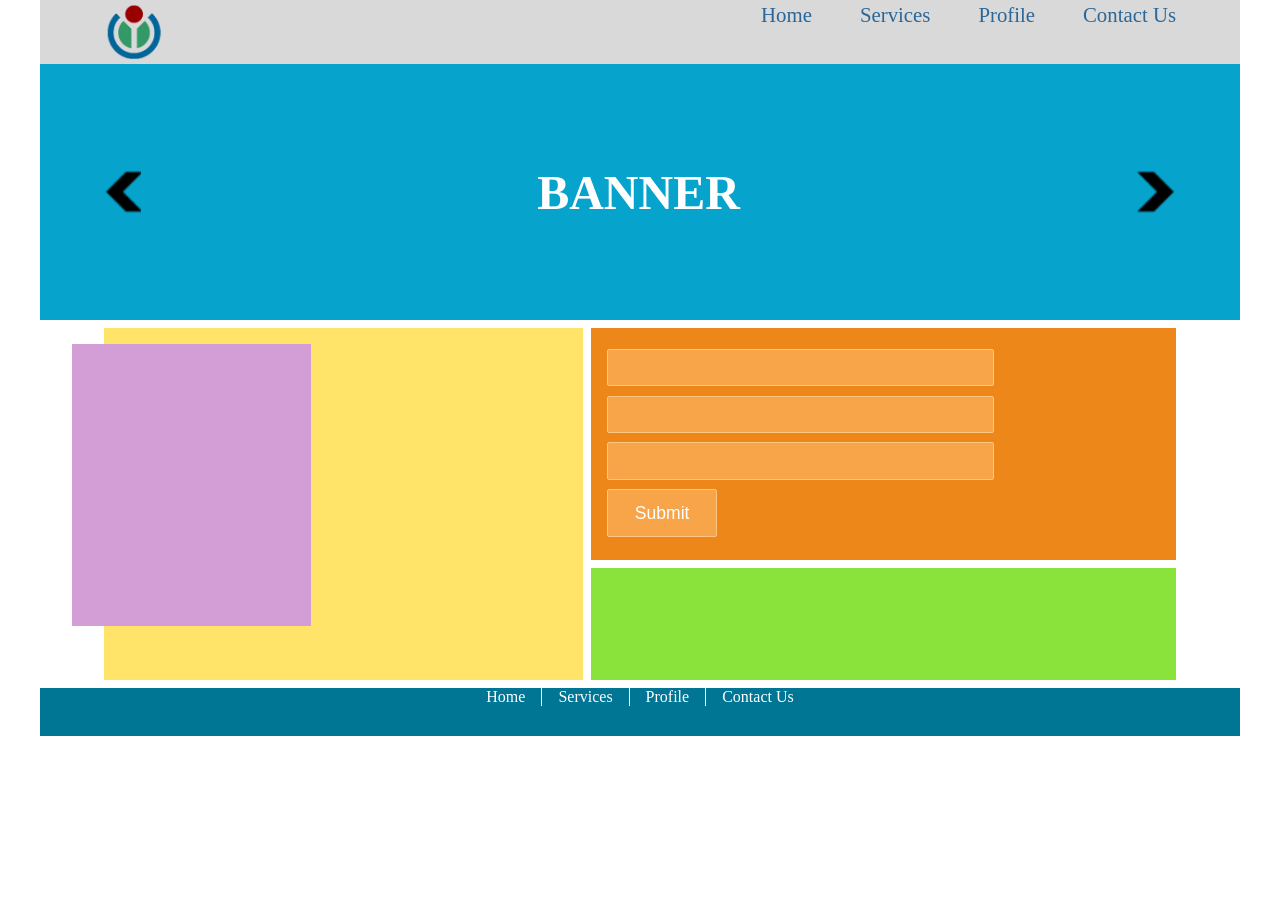
<file: CSS/CSS Adv/index.html>
<!DOCTYPE html>
<html lang="en">
<head>
    <meta charset="UTF-8">
    <title> CSS Adv - 2 </title>

    <style>
        * {
            margin: 0;
            padding: 0;
            box-sizing: border-box;
        }

        #container {
            width: 75rem;
            margin: 0 auto;
        }

        /* Nav */

        nav {
            height: 4rem;
            padding: 0 4rem;
            display: flex;
            justify-content: space-between;
            background-color: #D9D9D9;
        }

        nav img {
            width: 4rem;
            margin: auto 0;
        }

        #navigation {
            padding-top: 0.2rem;
        }

        #navigation li {
            color: #2A6798;
            font-weight: 500;
            font-size: 1.3rem;
            list-style: none;
            float: left;
            margin: auto 1.5rem;
        }
        #navigation li:last-child {
            margin-right: 0;
        }

        /* Banner */

        #banner {
            height: 16rem;
            padding: 0 4rem;
            display: flex;
            justify-content: space-between;
            align-items: center;
            background-color: #06A3CC;
            color: #fff;
        }

        #banner #text {
            font-size: 3rem;
            font-weight: 800;
        }

        /* Main */

        #main {
            height: 23rem;
            padding: 0.5rem 4rem;
            display: flex;
        }

        #main #left {
            width: 45%;
            background-color: #FFE469;
            margin-right: 0.5rem;
        }

        #main #left #hover {
            height: 80%;
            width: 50%;
            background-color: #D39ED6;
            position: relative;
            top: 1rem;
            left: -2rem;
        }

        #main #right {
            width: 55%;
        }

        #main #upper {
            width: 100%;
            height: 66%;
            background-color: #ED8719;
            margin-bottom: 0.5rem;
            padding: 1rem;
        }

        #main #upper form input {
            width: 70%;
            line-height: 2.2rem;
            margin: 0.3rem 0;
            background-color: #F8A549;
            color: #fff;
            font-size: 1.1rem;
            border: #ffc582 solid 1px;
            border-radius: 2px;
        }

        #main #upper form input[type="submit"] {
            width: 20%;
            height: 3rem;
        }

        #main #lower {
            width: 100%;
            height: calc(34% - 0.5rem);
            background-color: #8AE33B;
        }

        /* Footer */

        #footer {
            height: 3rem;
            display: flex;
            justify-content: center;
            background-color: #007694;
        }

        #footer li {
            float: left;
            list-style: none;
            color: #fff;
        }

        #footer ul li div {
            padding: 0 1rem;
            border: none;
            border-left: #fff solid 1px;
        }
        #footer ul li:first-child div {
            border-left: none;
        }
    </style>

</head>
<body>
    <div id="container">
        <nav>
            <img src="./logo.png">
            <div id="navigation">
                <ul>
                    <li> Home </li>
                    <li> Services </li>
                    <li> Profile </li>
                    <li> Contact Us </li>
                </ul>
            </div>
        </nav>
        <div id="banner">
            <div id="left"> <img src="./leftarrow.png"> </div>
            <div id="text"> BANNER </div>
            <div id="right"> <img src="./rightarrow.png"> </div>
        </div>
        <div id="main">
            <div id="left">
                <div id="hover"> </div>
            </div>
            <div id="right">
                <div id="upper">
                    <form action="">
                        <input type="text">
                        <br>
                        <input type="text">
                        <br>
                        <input type="text">
                        <br>
                        <input type="submit">
                    </form>
                </div>
                <div id="lower"></div>
            </div>
        </div>
        <div id="footer">
            <ul>
                <li>
                    <div> Home </div>
                </li>
                <li>
                    <div> Services </div>
                </li>
                <li>
                    <div> Profile </div>
                </li>
                <li>
                    <div> Contact Us </div>
                </li>
            </ul>
        </div>

    </div>
</body>
</html>
</file>
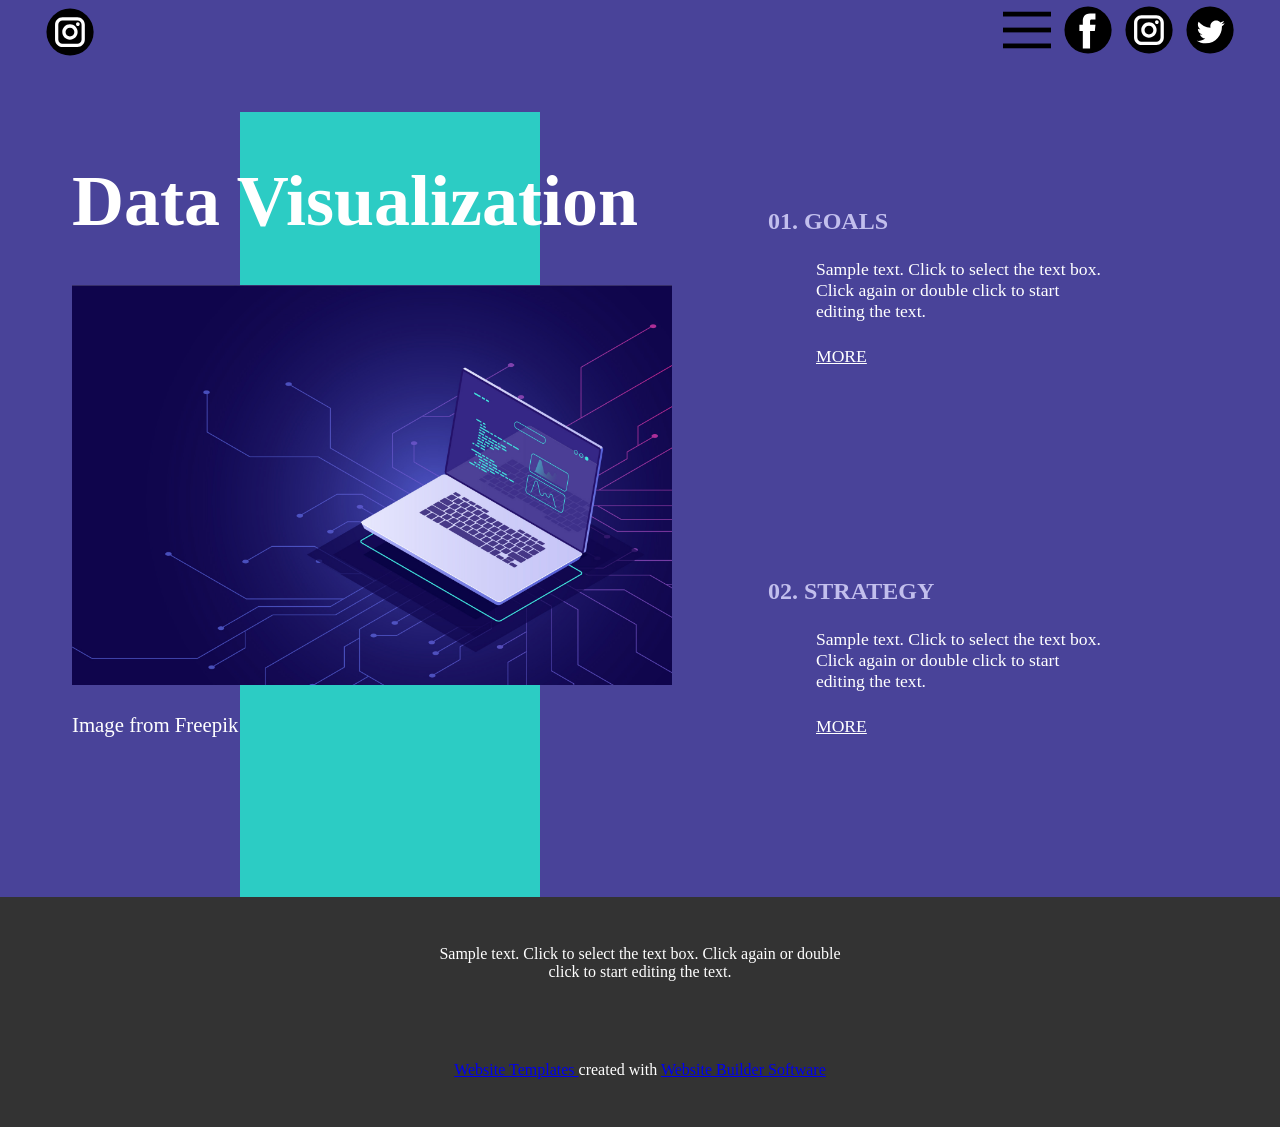
<file: CSS/Data Center Network/index.html>
<!DOCTYPE html>
<html lang="en">
<head>
    <meta charset="UTF-8">
    <meta name="viewport" content="width=device-width, initial-scale=1.0">
    <title> Data Center Network </title>

    <script src="https://ajax.googleapis.com/ajax/libs/jquery/3.7.1/jquery.min.js"></script>

    <style>
        div {
            border: 1px soild black;
        }

        *{
            margin: 0;
            padding: 0;
            box-sizing: border-box;
        }

        ul {
            list-style: none;
        }

        h1 {
            font-size: 4.5rem;
            /* margin: 0.5rem 0; */
            color: #fff;
        }

        :root {
            --wholebg: #494399;
            --firstbgrectangle: #2CCCC4;
            --h3color: #C2BFED;
            --first-wrapper-height: 670px;
        }

        .container {
            width: 1200px;
            margin: 0 auto;
            position: relative;
            z-index: 0;
        }

        /* header */ 

        .header {
            background-color: var(--wholebg);
            position: relative;
        }

        .nav {
            height: 4rem;
            display: flex;
            justify-content: space-between;
            align-items: center;
        }

        .nav img {
            height: 3rem;
            margin: 0 0.4rem;
        }

        .nav ul li {
            float: left;
        }

        /* Sidebar (in Header) */

        .header .sidebar {
            height: 100vh;
            width: 300px;
            background-color: #000;
            position: absolute;
            top: 0;
        }

        .header .sidebar {
            color: #fff;
            position: absolute;
            padding: 6rem 0;
            text-align: center;
            z-index: 2;
        }

        .header .sidebar .cross {
            position: absolute;
            right: 2rem;
            top: 2rem;
        }

        /* First */

        #first {
            background-color: var(--wholebg);
            /* position: relative; */
        }

        /* #first .bg-rectangle {
            height: var(--first-wrapper-height);
            width: 300px;
            background-color: var(--firstbgrectangle);
            position: absolute;
            left: 200px;
            z-index: 0;
        } */

        #first .bg-rectangle {
            position: absolute;
            z-index: -1;
            /* height: var(--first-wrapper-height); */
            /* height: auto; */
            height: 785px;
            width: 300px;
            background-color: var(--firstbgrectangle);
            left: 200px;
        }
        
        #first .wrapper {
            /* height: var(--first-wrapper-height); */
            margin: auto;
            padding: 2rem;
            display: flex;   
            padding: 3rem 2rem 4rem;         
            /* z-index: 1; */
        }
        
        #first .left {
            width: 60%;
            margin: 3rem 0 6rem;
        }

        #first .left img {
            height: 400px;
            width: 600px;
            margin: 1.5rem 0;
        }

        #first .left p {
            color: #fff;
            font-size: 1.3rem;
        }

        #first .right {
            width: 40%;
            margin: 6rem;
            display: flex;
            flex-direction: column;
            justify-content: space-between;
        } 

        #first .right h3 {
            font-size: 1.5rem;
            color: var(--h3color);
        }

        #first .right p {
            color: #fff;
            margin: 1.5rem 0 1.5rem 3rem;
            font-size: 1.1rem;
        }

        #first .right a {
            color: #fff;
            margin: 1.5rem 0 1.5rem 3rem;
            font-size: 1.1rem;
        }

        #footer {
            background-color: #333333;
            text-align: center;
            padding: 3rem 0;
            color: #fff;
        }

        #footer p:nth-child(1) {
            margin-bottom: 5rem;
        }

    </style>
    
</head>
<body> 
    <!-- Header -->
    <div class="header">
        <div class="nav container">
            <img src="./assets/asset 5.svg">
            <ul>
                <li class="sidebar-btn"> <img src="./assets/asset 7.svg"></li>
                <li> <img src="./assets/asset 1.svg"></li>
                <li> <img src="./assets/asset 5.svg"></li>
                <li> <img src="./assets/asset 3.svg"></li>
            </ul>
        </div>
        <!-- Sidebar -->
        <div class="sidebar">
            <div class="cross"> X </div>
            <div class="content"> Page 4 </div>
        </div>
    </div>



    <!-- First -->

    <div id="first">
        <!-- <div class="bg-rectangle"> </div> -->
        <div class="wrapper container">
            <div class="bg-rectangle"> </div>
            <div class="left">
                <h1> Data Visualization </h1>
                <br>
                <div class="main">
                    <img src="./assets/photo1.jpg" width="600px">
                </div>
                <!-- <div class="bottom">  -->
                    <p> Image from Freepik </p>
                <!-- </div> -->
            </div>
            <div class="right">
                <div class="item">
                    <h3> 01. GOALS </h3>
                    <p> Sample text. Click to select the text box. Click again or double click to start editing the text. </p>
                    <a href="#"> MORE </a>
                </div>
                <div class="item">
                    <h3> 02. STRATEGY </h3>
                    <p> Sample text. Click to select the text box. Click again or double click to start editing the text. </p>
                    <a href="#"> MORE </a>
                </div>
            </div>
        </div>
    </div>

    <!-- Footer -->

    <div id="footer">
        <p> Sample text. Click to select the text box. Click again or double <br> click to start editing the text. </p>
        <a href="#"> Website Templates </a> created with <a href="#"> Website Builder Software </a>
    </div>

</body>
    <script src="jq1.js"> </script>
</html>
</file>
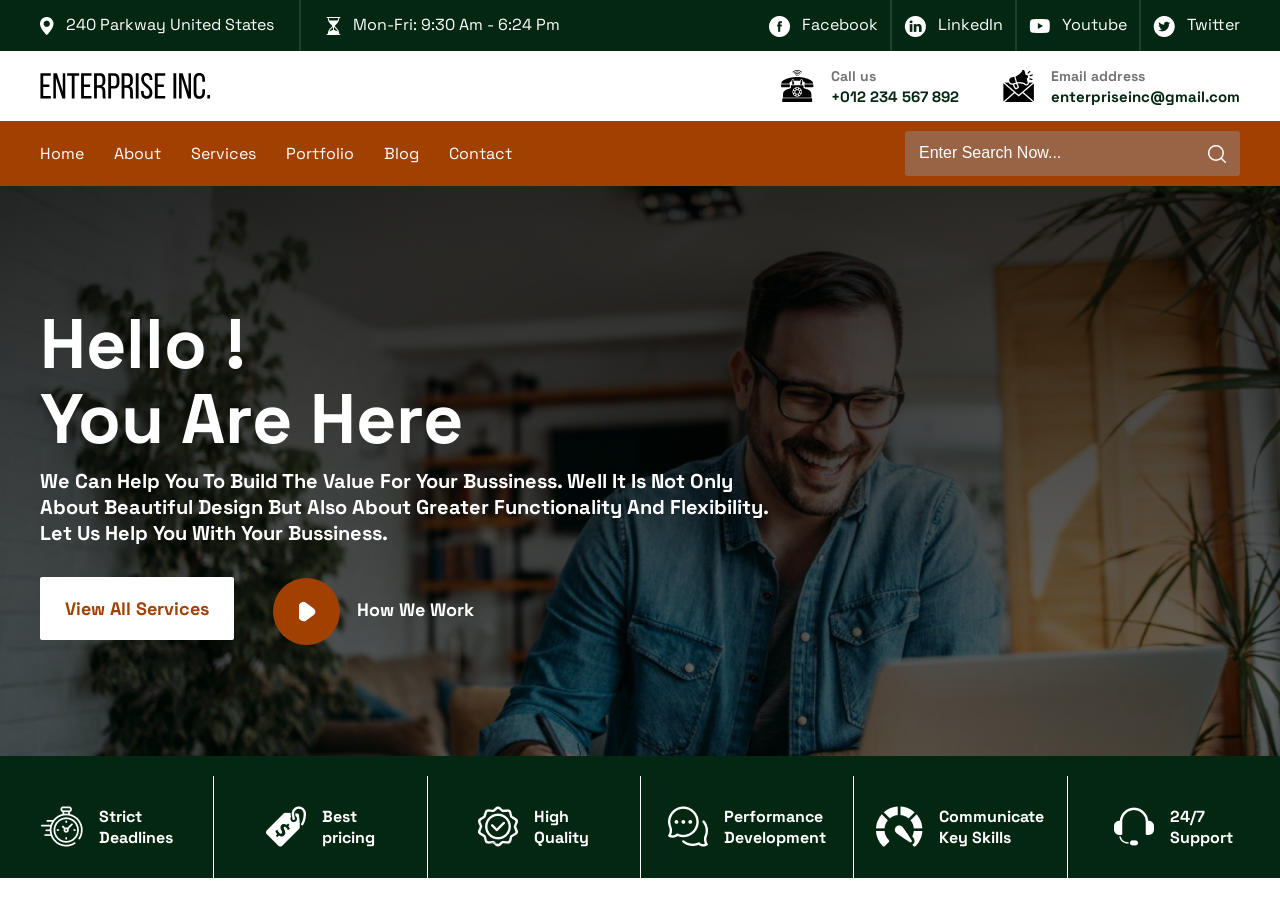
<file: CSS/Enterprise Inc/index.html>
<!DOCTYPE html>
<html lang="en">
<head>
    <meta charset="UTF-8">
    <meta name="viewport" content="width=device-width, initial-scale=1.0">
    <title> Enterprise Inc. </title>

    <link rel="stylesheet" href="./style.css">
</head>
<body>
    <!-- Header-1 -->

    <section class="header1">
        <div class="header1-wrapper container flex">
            <div class="address flex">
                <div>
                    <img src="./assests/Icons/pin.png">
                    <span> 240 Parkway United States </span>
                </div>

                <div>
                    <img src="./assests/Icons/time.png">
                    </span> Mon-Fri: 9:30 Am - 6:24 Pm </span>
                </div>
            </div>

            <div class="social flex">
                <a href="#">
                    <img src="./assests/Icons/facebook.png">
                    <span> Facebook </span>
                </a>

            
                <a href="#">
                    <img src="./assests/Icons/linkedin.png">
                    <span> LinkedIn </span>
                </a>

                <a href="#">
                    <img src="./assests/Icons/youtube.png">
                    <span> Youtube </span>
                </a>

                <a href="#">
                    <img src="./assests/Icons/twitter.png">
                    <span> Twitter </span>
                </a>
            </div>
        </div>
    </section>

    <!-- Header-2 -->

    <section class="header2">
        <div class="header2-wrapper container flex">
            <div class="logo">
                <img src="./assests/Images/logo.svg">
            </div>
                
            <div class="contact">
                <a href="#">
                    <img src="./assests/Icons/phone.png">
                    <span>
                        <span> Call us </span>
                        <br>
                        <span> +012 234 567 892 </span>
                    </span>
                </a>
                <a href="#">
                    <img src="./assests/Icons/email.png">
                    <span>
                        <span> Email address </span>
                        <br>
                        <span> enterpriseinc@gmail.com </span>
                    </span>
                </a>
            </div>
        </div>
    </section>

    <!-- Nav bar  -->

    <section class="navbar">
        <div class="navbar-wrapper container flex">
            <div class="nav">
                <ul>
                    <li>
                        <a href="#">
                            Home
                        </a>
                    </li>
                    <li>
                        <a href="#">
                            About
                        </a>
                    </li>
                    <li>
                        <a href="#">
                            Services
                        </a>
                    </li>
                    <li>
                        <a href="#">
                            Portfolio
                        </a>
                    </li>
                    <li>
                        <a href="#">
                            Blog
                        </a>
                    </li>
                    <li>
                        <a href="#">
                            Contact
                        </a>
                    </li>
                </ul>
            </div>
            <div class="search">
                <input type="text" placeholder="Enter Search Now...">
                <img src="./assests/Icons/search.png">
            </div>
        </div>
    </section>

    <!-- Banner -->

    <section class="banner">
        <div class="banner-wrapper container">
            <div class="info">
                <h1> Hello ! <br> You Are Here </h1>
                <p> 
                    We Can Help You To Build The Value For Your Bussiness. Well It Is Not Only
                    <br>
                    About Beautiful Design But Also About Greater Functionality And Flexibility.
                    <br>
                    Let Us Help You With Your Bussiness.
                </p>
                <div class="links">
                    <a href="#">
                        View All Services
                    </a>
                    <a href="#">
                        <img src="./assests/Icons/play.png">
                        <span> How We Work </span>
                    </a>
                </div>
            </div>
        </div>
    </section>

    <!-- Features -->

    <section class="features">
        <div class="features-wrapper flex">
            <a href="#">
                <img src="./assests/Icons/deadline.png">
                <span> Strict <br> Deadlines </span>
            </a>
            <a href="#">
                <img src="./assests/Icons/price.png">
                <span> Best <br> pricing </span>
            </a>
            <a href="#">
                <img src="./assests/Icons/quality.png">
                <span> High <br> Quality </span>
            </a>
            <a href="#">
                <img src="./assests/Icons/comms.png">
                <span> Performance <br> Development </span>
            </a>
            <a href="#">
                <img src="./assests/Icons/performance.png">
                <span> Communicate <br> Key Skills </span>
            </a>
            <a href="#">
                <img src="./assests/Icons/support.png">
                <span> 24/7 <br> Support </span>
            </a>
        </div>
    </section>

</body>
</html>
</file>
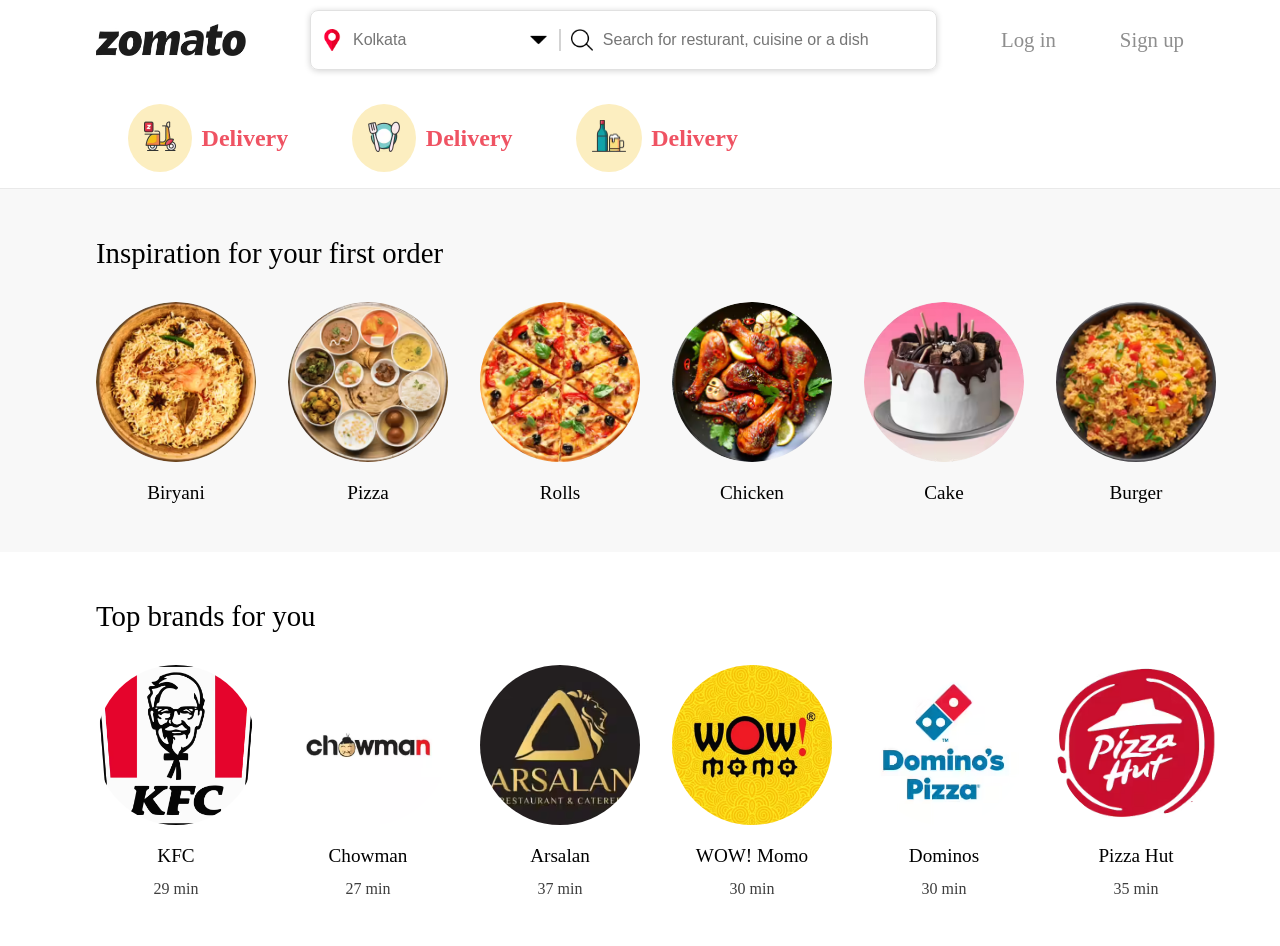
<file: CSS/Zomato/index.html>
<!DOCTYPE html>
<html lang="en">
<head>
    <meta charset="UTF-8">
    <meta name="viewport" content="width=device-width, initial-scale=1.0">
    <title> Zomato </title>

    <!-- 
        Clone of :
        https://www.zomato.com/kolkata/delivery
     -->

    <style>
        * {
            padding: 0;
            margin: 0;
            box-sizing: border-box;
        }

        .container {
            width: 68rem;
            margin: 0 auto;
        }

        #header .container {
            padding: 0.5rem 0;
            display: flex;
        }

        #header .container nav {
            display: flex;
            justify-content: space-between;
            align-items: center;
        }

        #header .container div {
            display: flex;
            justify-content: space-between;
            align-items: center;
        }

        #header .container > img {
            height: 2rem;
            margin: 1rem 4rem 1rem 0;
        }

        nav {
            width: 100%;
        }

        nav > a {
            font-size: 1.3rem;
            font-weight: 100;
            white-space: nowrap;
            text-decoration: none;
            color: rgb(142, 142, 142);
            margin-left: 4rem;
        }

        nav .main {
            width: 100%;
            height: 3.8rem;
            border: solid 1px rgb(225, 225, 225);
            border-radius: 8px;
            box-shadow: 0 1px 6px rgb(211, 211, 211);
        }

        nav .location {
            width: 40%;
            border-right: solid 2px rgb(211, 211, 211);
            padding:  0 0.6rem;
        }

        nav .search {
            width: 60%;
            padding:  0 0.6rem;
        }

        nav .main img {
            width: 1.4rem;
            height: 1.4rem;
        }

        nav form {
            display: flex;
            justify-content: space-between;
            align-items: center;
            width: 100%;
            margin: 0 0.6rem;
        }

        nav .location input:focus  {
            /* border: 12px red solid; */
            display: none;
            background-color: red;
            color: green;
        }

        nav input {
            width: 100%;
            font-size: 1rem;
            border: none;
        }

        /* Section 2 - Category  */

        #category {
            border-bottom: 1px solid #e9e9e9;
        }

        #category .items {
            display: flex;
            /* justify-content: left; */
        }

        #category .item {
            padding: 1.5rem 2rem 1rem;
            display: flex;
            align-items: center;
        }
        
        #category .item .logo {
            /* text-align: center; */
            background-color: #FCEEC0;
            border-radius: 50%;
            padding: 1rem;
            margin-right: 0.6rem;
        }

        #category .item img {
            height: 2rem;
            margin: auto;
        }

        #category .item p {
            font-size: 1.5rem;
            font-weight: 600;
            color: #EF5363;
        }

        /* Section 4 - Food items */

        #food-items {
            background-color: #F8F8F8;
        }

        .food-items-main {
            padding: 3rem 0;
        }

        .food-items-main h3 {
            font-size: 1.8rem;
            font-weight: 500;
            margin-bottom: 2rem;
            display: block;
        }

        .foods {
            display: flex;
            justify-content: space-between;
            gap: 2rem;
        }

        .food {
            text-align: center;
        }

        .food img {
            width: 10rem;
            margin-bottom: 1rem;
            border-radius: 50%;
        }

        .food p {
            font-size: 1.2rem;
        }

        /* Section 5 - Brand names */

        #brands .food p.time {
            font-size: 1rem;
            color: rgb(62, 62, 62);
            margin-top: 0.8rem;
        }

    </style>

</head>
<body>
    <!-- Header -->
    <section id="header">
        <div class="container">
            <img src="./assests/logo.avif" alt="">
            <nav>
                <div class="main">
                    <div class="location">
                        <img src="./assests/location-icon.png">
                        <form action="">
                            <input type="text" placeholder="Kolkata">
                        </form>
                        <img src="./assests/downarrow-icon.png">
                    </div>
                    <div class="search">
                        <img src="./assests/search-icon.png">
                        <form action="">
                            <input type="text" placeholder="Search for resturant, cuisine or a dish">
                        </form>
                    </div>
                </div>
                <a href="#"> Log in </a>
                <a href="#"> Sign up </a>
            </nav>
        </div>
    </section>

<!-- Section 2 - Category -->

    <section id="category">
        <div class="container">
            <div class="items">
                <div class="item">
                    <div class="logo">
                        <img src="./assests/scooty-icon.avif">
                    </div>
                    <p> Delivery </p>
                </div>

                <div class="item">
                    <div class="logo">
                        <img src="./assests/plate-icon.avif">
                    </div>
                    <p> Delivery </p>
                </div>

                <div class="item">
                    <div class="logo">
                        <img src="./assests/bottle-icon.webp">
                    </div>
                    <p> Delivery </p>
                </div>
            </div>
        </div>
    </section>

    <!-- Section 4 - Food items -->

    <section id="food-items">
        <div class="food-items-main container">
            <h3>
                Inspiration for your first order
            </h3>
            <div class="foods">
                <div class="food">
                    <img src="./assests/food1.avif">
                    <p> Biryani </p>
                </div>
                <div class="food">
                    <img src="./assests/food2.avif">
                    <p> Pizza </p>
                </div>
                <div class="food">
                    <img src="./assests/food3.avif">
                    <p> Rolls </p>
                </div>
                <div class="food">
                    <img src="./assests/food4.webp">
                    <p> Chicken </p>
                </div>
                <div class="food">
                    <img src="./assests/food5.avif">
                    <p> Cake </p>
                </div>
                <div class="food">
                    <img src="./assests/food6.avif">
                    <p> Burger </p>
                </div>
                </div>
            </div>
        </div>
    </section>

    <!-- Section 5 - Brand names -->

    <section id="brands">
        <div class="food-items-main container">
            <h3>
                Top brands for you
            </h3>
            <div class="foods">
                <div class="food">
                    <img src="./assests/brand1.avif">
                    <p> KFC </p>
                    <p class="time"> 29 min </p>
                </div>
                <div class="food">
                    <img src="./assests/brand2.avif">
                    <p> Chowman </p>
                    <p class="time"> 27 min </p>
                </div>
                <div class="food">
                    <img src="./assests/brand3.avif">
                    <p> Arsalan </p>
                    <p class="time"> 37 min </p>
                </div>
                <div class="food">
                    <img src="./assests/brand4.avif">
                    <p> WOW! Momo </p>
                    <p class="time"> 30 min </p>
                </div>
                <div class="food">
                    <img src="./assests/brand5.avif">
                    <p> Dominos </p>
                    <p class="time"> 30 min </p>
                </div>
                <div class="food">
                    <img src="./assests/brand6.avif">
                    <p> Pizza Hut </p>
                    <p class="time"> 35 min </p>
                </div>
                </div>
            </div>
        </div>
    </section>

</body>
</html>
</file>
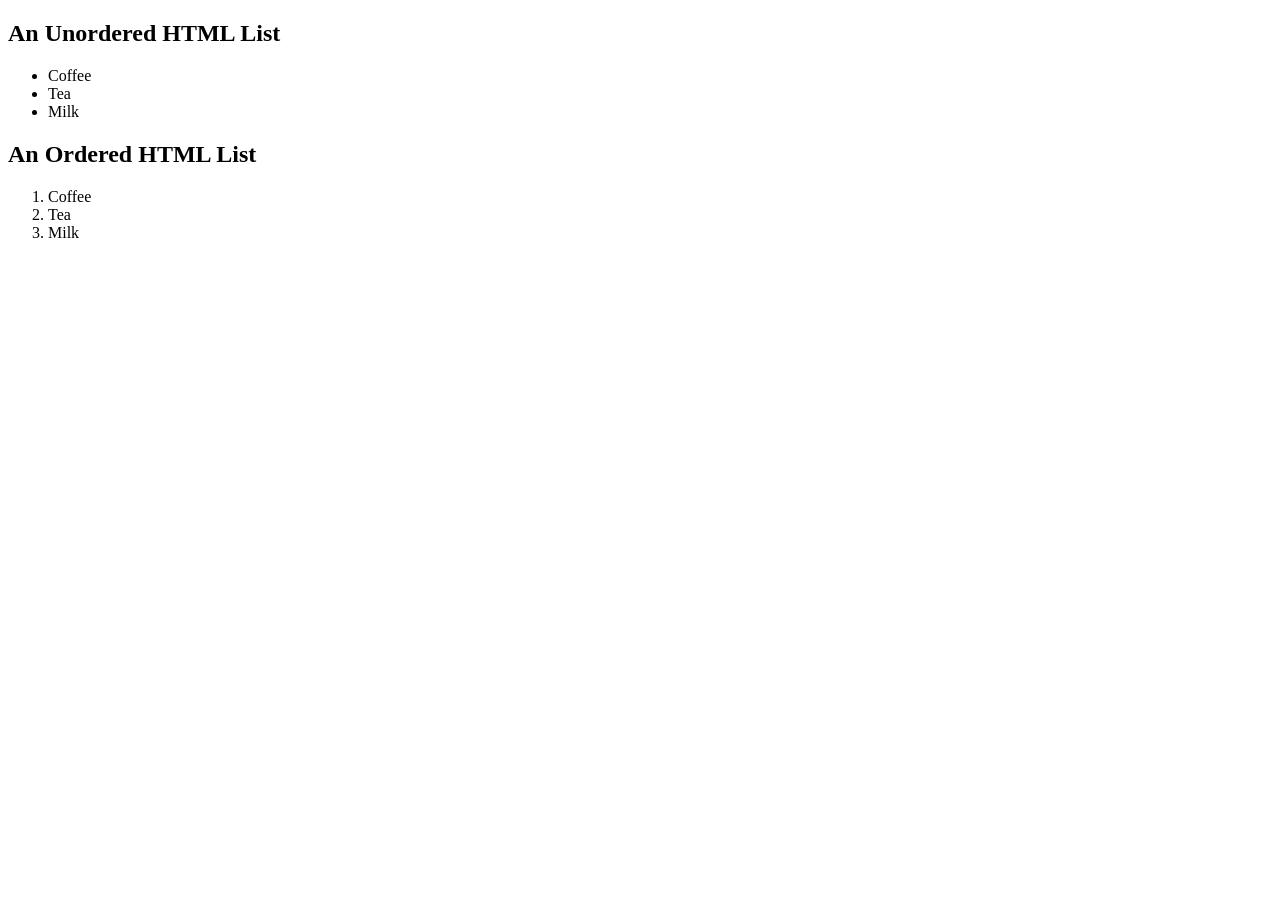
<file: HTML/1 List.html>
<!DOCTYPE html>
<html>
<head>
    <title> List </title>
</head>
<body>
    <h2> An Unordered HTML List </h2>

    <ul>
        <li> Coffee </li>
        <li> Tea </li>
        <li> Milk </li>

    </ul>

    <h2> An Ordered HTML List </h2>

    <ol type="number">
        <li> Coffee </li>
        <li> Tea </li>
        <li> Milk </li>

    </ol>

</body>
</html>
</file>
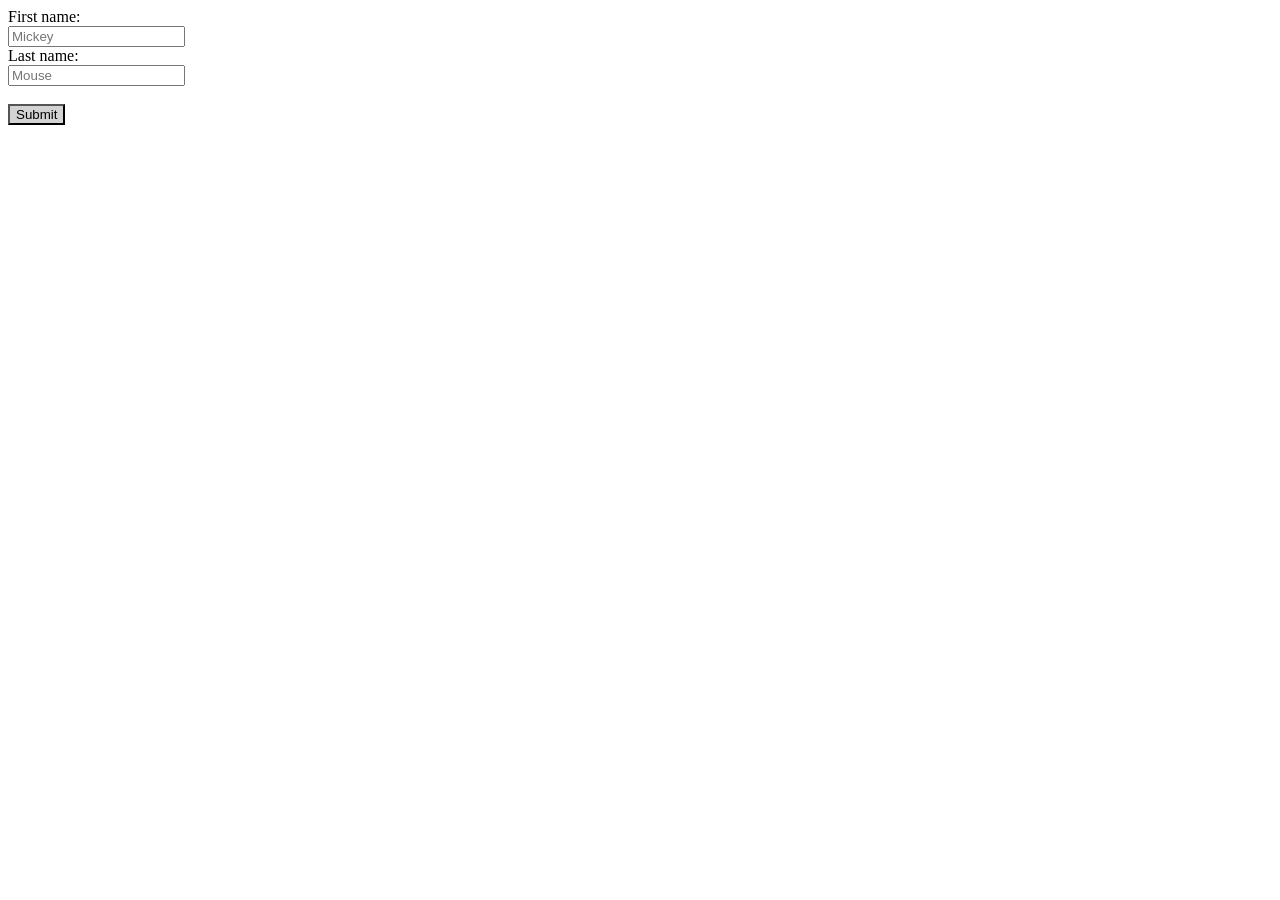
<file: HTML/2 Form.html>
<!DOCTYPE html>
<html>
<head>
    <title> Form </title>
    <style>
        p {
            margin: 0rem;
        }

    </style>

</head>
<body>
    <p> First name: </p>
    <input type="text" placeholder="Mickey">

    <p> Last name: </p>
    <input type="text" placeholder="Mouse">
    <br> <br>
    <button style="background-color: lightgrey;"> Submit </button>

</body>
</html>
</file>
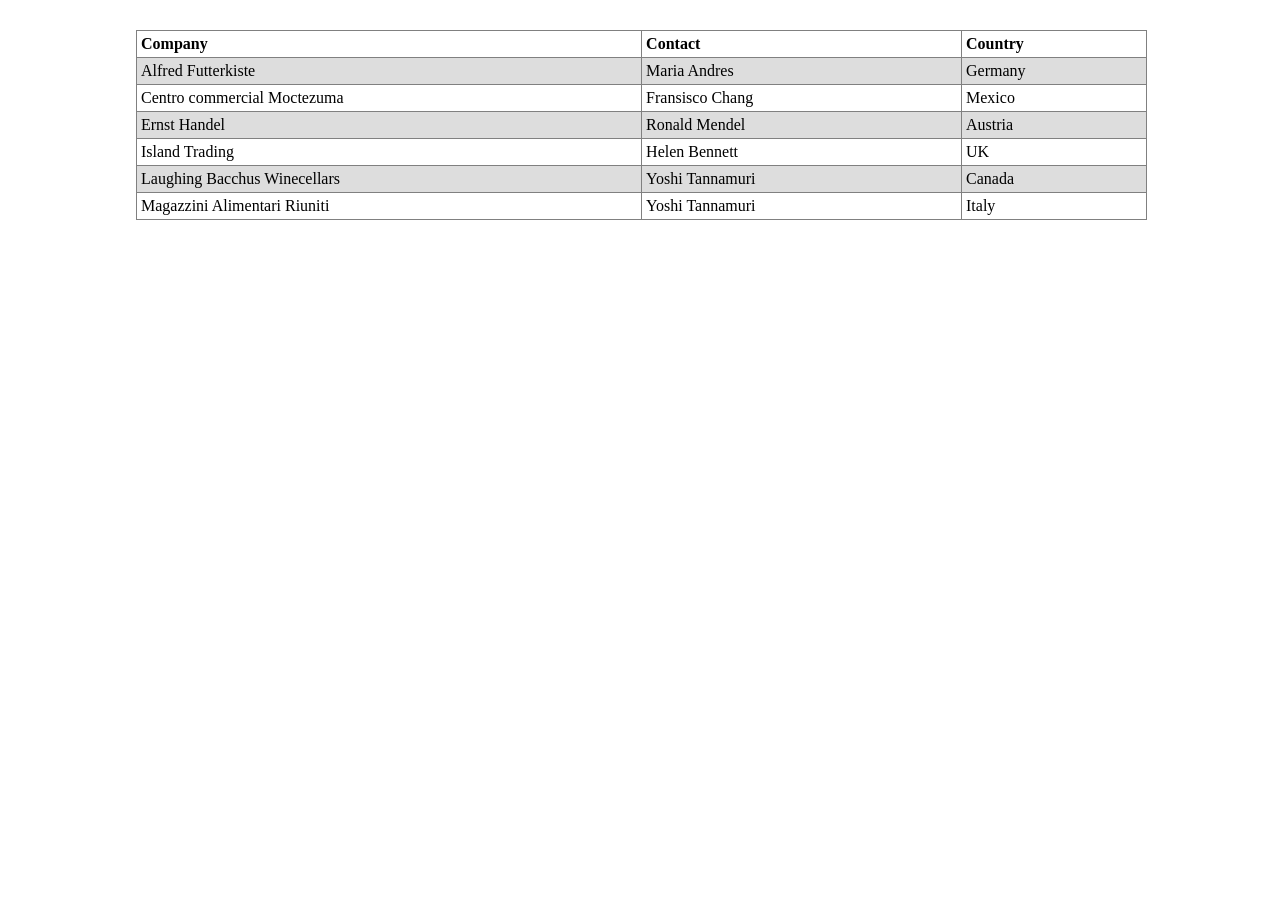
<file: HTML/3 Table.html>
<!DOCTYPE html>
<html>
<head>
    <title> Table </title>
<style>
    table {
        margin: 30px 10vw;
        border: 1px solid gray;
        border-collapse: collapse;
        width: 80%;
        text-align: left;
    }

    td, th {
        border: 1px solid gray;
        padding: 4px;
    }

    td:first-child, t:first-child {
        width: 50%;
    }

    tr:nth-child(even) {
        background-color: #DDDDDD;
    }


</style>

</head>
<body>
    <table>
        <tr>
            <th> Company </th>
            <th> Contact </th>
            <th> Country </th>
        </tr>

        <tr>
            <td> Alfred Futterkiste </td>
            <td> Maria Andres </td>
            <td> Germany </td>
        </tr>

        <tr>
            <td> Centro commercial Moctezuma </td>
            <td> Fransisco Chang </td>
            <td> Mexico </td>
        </tr>

        <tr>
            <td> Ernst Handel </td>
            <td> Ronald Mendel </td>
            <td> Austria </td>
        </tr>

        <tr>
            <td> Island Trading </td>
            <td> Helen Bennett </td>
            <td> UK </td>
        </tr>

        <tr>
            <td> Laughing Bacchus Winecellars </td>
            <td> Yoshi Tannamuri </td>
            <td> Canada </td>
        </tr>

        <tr>
            <td> Magazzini Alimentari Riuniti </td>
            <td> Yoshi Tannamuri </td>
            <td> Italy </td>
        </tr>
    </table>

</body>
</html>
</file>
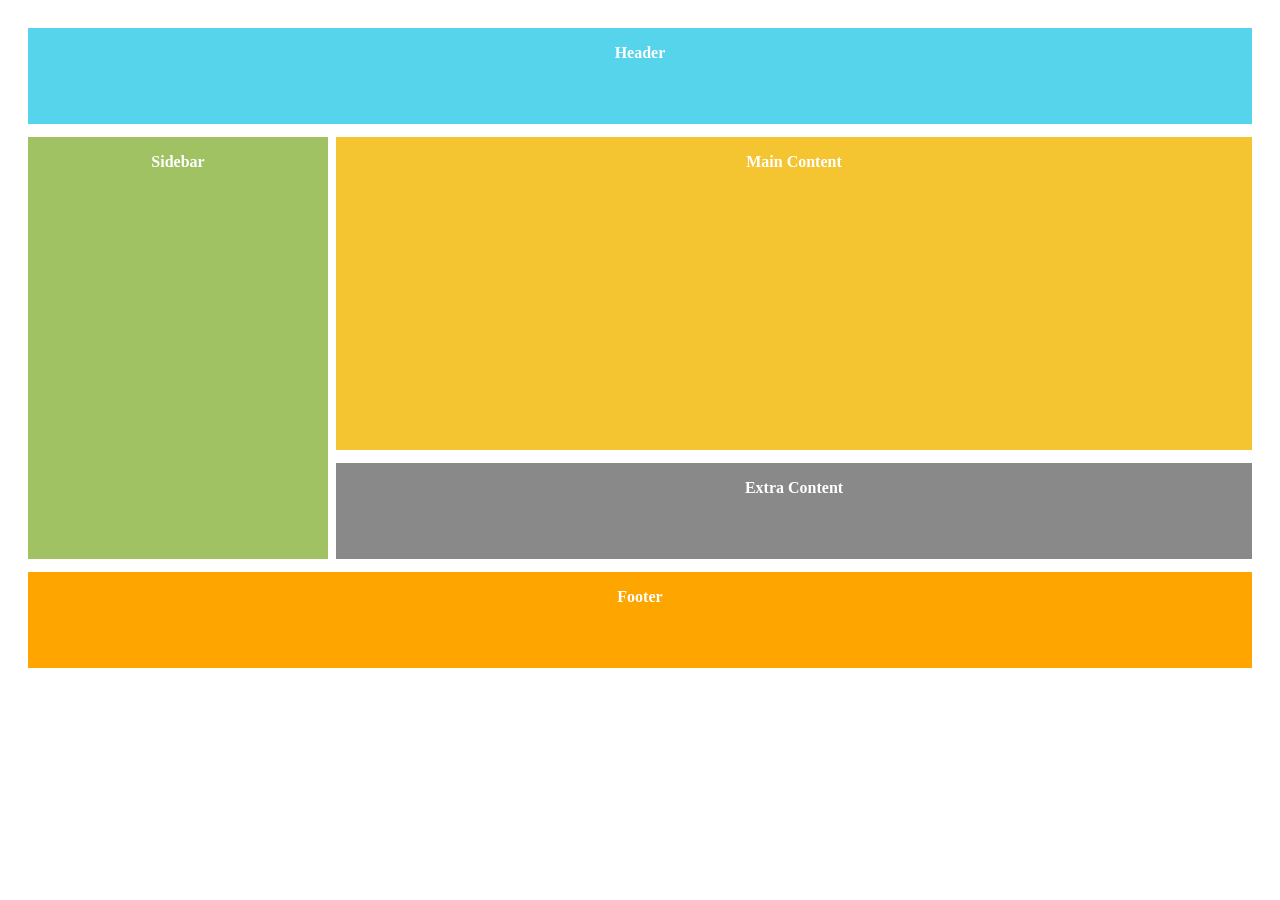
<file: CSS/Basic CSS designs/css2.html>
<!DOCTYPE html>
<html lang="en">
<head>
    <meta charset="UTF-8">
    <title> CSS Style 2 </title>

    <style>
        .container{
            padding: 20px;
            display: grid;
            grid-template-columns: repeat(4, 1fr);
            grid-auto-rows: 6rem;
            grid-row-gap: 0.8rem;
            grid-column-gap: 0.5rem;
        }

        .container div {
            color: #fff;
            font-weight: 600;
            text-align: center;
            padding-top: 1rem;
        }

        #header {
            grid-column-start: 1;
            grid-column-end: 5;
            background-color: #55D4EB;
        }

        #sidebar {
            grid-column-start: 1;
            grid-column-end: 2;
            grid-row-start: 2;
            grid-row-end: 6;
            background-color: #A0C263;
        }

        #main {
            grid-column-start: 2;
            grid-column-end: 5;
            grid-row-start: 2;
            grid-row-end: 5;
            background-color: #F5C531;
        }

        #extra {
            grid-column-start:2;
            grid-column-end: 5;
            grid-row-start: 5;
            grid-row-end: 6;
            background-color: #898989;
        }

        #footer {
            grid-column-start:1;
            grid-column-end: 5;
            grid-row-start: 6;
            grid-row-end: 7;
            background-color: #FFA500;
        }

    </style>
</head>
<body>
    
    <div class="container">
        <div class="box" id="header"> Header </div>
        <div class="box" id="sidebar"> Sidebar </div>
        <div class="box" id="main"> Main Content </div>
        <div class="box" id="extra"> Extra Content </div>
        <div class="box" id="footer"> Footer </div>
    </div>

</body>
</html>
</file>
<file: CSS/Enterprise Inc/style.css>
@import url('https://fonts.googleapis.com/css2?family=Space+Grotesk:wght@300;400;500;600;700&display=swap');

body {
    font-family: 'Space Grotesk', sans-serif;
    font-weight: regular;
}

* {
    margin: 0;
    padding: 0;
    box-sizing: border-box;
}

li {
    list-style: none;
}

a {
    text-decoration: none;
    color: black;
}

.flex {
    display: flex;
    justify-content: space-between;
    /* align-items: center; */
}

.container {
    width: 1200px;
    margin: 0 auto;
}

:root {
    --green: #042711;
    --orange: #a14000;
    --grey: rgb(117, 117, 117);
    --border-color: rgba(255, 255, 255, 0.118);
}

/* Header-1 */

.header1 {
    background-color: var(--green);
    color: #fff;
    font-size: 16px;
    font-weight: regular;

    img {
        vertical-align: middle;
        margin-right: 8px;
    }

    a {
        color: #fff;
        font-size: 16px;
        font-weight: regular;
    }
}

.address {
    > div {
        padding: 14px 25px;
    }

    > div:first-child {
        padding-left: 0;
        border-right: solid 2px var(--border-color);
    }
}

.social {
    a {
        padding: 14px 12px;
    }

    a:last-child {
        padding-right: 0;
    }

    a:not(:last-child) {
        border-right: solid 2px var(--border-color);
    }
}

/* Header-2 */

.logo {
    /* padding-top: 22px; */

    img {
        height: 100%;
        width: 100%;
    }
}

.contact a {
    display: inline-block;
    padding: 14px 20px;

    img {
        margin-right: 13px;
    }
    
    > span {
        white-space: nowrap;
        display: inline-block;

        span:first-child {
            font-size: 14px;
            font-weight: bold;
            color: var(--grey);
        }

        span:last-child {
            font-size: 15px;
            font-weight: bold;
            color: var(--green);
        }
    }
}

.contact a:nth-child(2) {
    padding-right: 0;
}

/* Nav bar */

.navbar {
    background-color: var(--orange);
}

.nav {
    li {
        float: left;
    }

    a {
        display: inline-block;
        color: #fff;
        padding: 22px 30px;
    }
    :hover {
        color: rgb(0, 238, 222);
    }

    a:first-child {
        padding-left: 0;
    }
}

.search {
    
    margin: 10px 0;
    background-color: #996445;
    padding: 0 14px;
    border-radius: 3px;

    input {
        height: 100%;
        width: 285px;
        padding-right: 14px;
        background: transparent;
        color: #fff;
        font-size: 16px;
        border: none;
        outline: none;
    }::placeholder {
        color: #fff;
        font-size: 16px;
    }

    img {
        vertical-align: middle;
    }
}

/* Banner */

.banner {
    background: linear-gradient(rgba(0, 0, 0, 0.804), rgba(0, 0, 0, 0.552)), url("./assests/Images/banner.jpg") no-repeat center/cover;
    height: 570px;
}

.banner-wrapper {
    position: relative;
    color: #fff;
}

h1 {
    font-size: 70px;
    line-height: 75px;
}

.info {
    position: absolute;
    top: 120px;

    p {
        font-size: 20px;
        font-weight: bold;
        margin-top: 12px;
    }

    .links {
        margin-top: 12px;

        a {
            display: inline-block;
            margin-right: 10px;
            padding: 20px 25px;
            color: var(--orange);
            font-size: 18px;
            font-weight: bold;
            border-radius: 2px;

            img {
                margin-right: 12px;
                background-color: var(--orange);
                padding: 23px;
                border-radius: 50%;
                vertical-align: middle;
            }

            span {
                color: rgb(114, 0, 0);
                color: #fff;
            }
        }

        a:first-child {
            background-color: #fff;
        }
    }
}

/* Features */

.features {
    background-color: var(--green);
    padding-top: 20px;
}

.features-wrapper a {
    width: 16.67%;
    padding: 30px 0;
    text-align: center;

    img {
        vertical-align: middle;
        margin-right: 12px;
    }

    span {
        text-align: left;
        display: inline-block;
        vertical-align: middle;
        font-weight: bold;
        color: #fff;
    }
}
a:hover span {
    color: rgb(0, 238, 222);
}

.features-wrapper a:not(:first-child) {
    border-left: solid 1px #fff;
}
</file>
